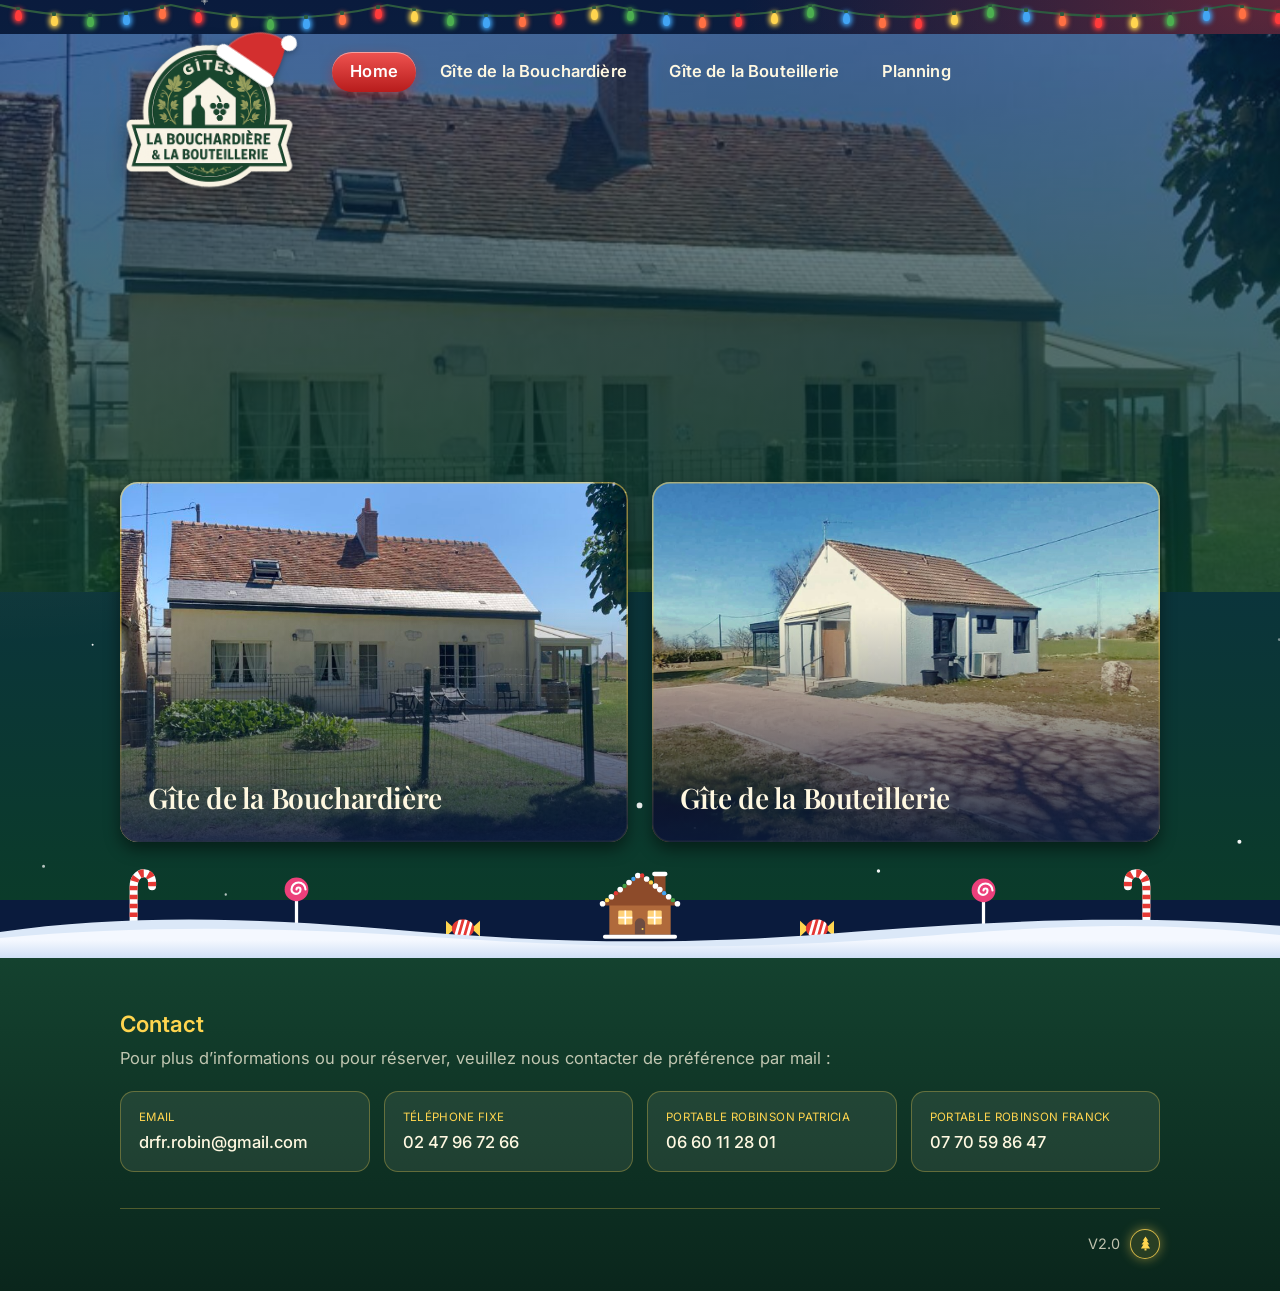
<file: index.html>
<!DOCTYPE html>
<html lang="fr"><head><meta charset="utf-8"><meta name="viewport" content="width=device-width,initial-scale=1">
<title>Gîte Robinson – Un gîte pour des vacances</title><meta name="description" content="Gîte Robinson – Un gîte pour des vacances">
<link rel="preconnect" href="https://fonts.googleapis.com"><link rel="preconnect" href="https://fonts.gstatic.com" crossorigin>
<link href="https://fonts.googleapis.com/css2?family=Barlow+Condensed:wght@600;700&family=Barlow:wght@400;500;600&display=swap" rel="stylesheet">
<link rel="stylesheet" href="assets/style.css"><link rel="stylesheet" href="assets/noel.css"><script>!function(){var n=new Date,v;try{v=localStorage.getItem("gite-theme")}catch(e){}if(!v){var m=document.cookie.match(/(?:^|; )gite-theme=([^;]+)/);v=m&&m[1]}if(v==="noel"||(v!=="off-"+n.getFullYear()&&n.getMonth()==11&&n.getDate()<27))document.documentElement.classList.add("noel")}()</script></head><body class="home">
<nav class="nav" aria-label="Navigation principale"><div class="wrap"><a class="brand" href="index.html" aria-label="Accueil"><img src="assets/logo-contour.png" alt="Gîtes La Bouchardière &amp; La Bouteillerie"></a><button class="burger" type="button" aria-label="Menu" aria-expanded="false" aria-controls="menu"><span></span><span></span><span></span></button><div class="links" id="menu"><a href="index.html" aria-current="page">Home</a><a href="bouchardiere.html">Gîte de la Bouchardière</a><a href="bouteillerie.html">Gîte de la Bouteillerie</a><a href="planning.html">Planning</a></div></div></nav>

<header class="home-hero" role="img" aria-label="Gîte de la Bouchardière"></header>
<main class="wrap"><div class="cards">
<a class="card" href="bouchardiere.html" style="background-image:url(assets/bouchardiere.jpg)"><span>Gîte de la Bouchardière</span></a>
<a class="card" href="bouteillerie.html" style="background-image:url(assets/bouteillerie.jpg)"><span>Gîte de la Bouteillerie</span></a>
</div></main><footer><div class="wrap"><h3>Contact</h3>
<p>Pour plus d’informations ou pour réserver, veuillez nous contacter de préférence par mail :</p>
<ul class="contact">
<li><small>Email</small><a href="mailto:drfr.robin@gmail.com">drfr.robin@gmail.com</a></li>
<li><small>Téléphone fixe</small><a href="tel:0247967266">02 47 96 72 66</a></li>
<li><small>Portable Robinson Patricia</small><a href="tel:0660112801">06 60 11 28 01</a></li>
<li><small>Portable Robinson Franck</small><a href="tel:0770598647">07 70 59 86 47</a></li>
</ul>
<div class="legal"><span>V2.0</span><button class="noel-btn" type="button" aria-pressed="false" aria-label="Activer le thème de Noël" title="Activer le thème de Noël"><svg viewBox="0 0 24 24" fill="currentColor" aria-hidden="true"><path d="M12 2l4 6h-2.2l3.7 5.5h-2.6L18.5 19h-13l3.6-5.5H6.5L10.2 8H8z"/><rect x="10.6" y="19" width="2.8" height="3" rx=".5"/></svg></button></div></div></footer><script src="assets/main.js" defer></script><script src="assets/noel.js" defer></script></body></html>
</file>
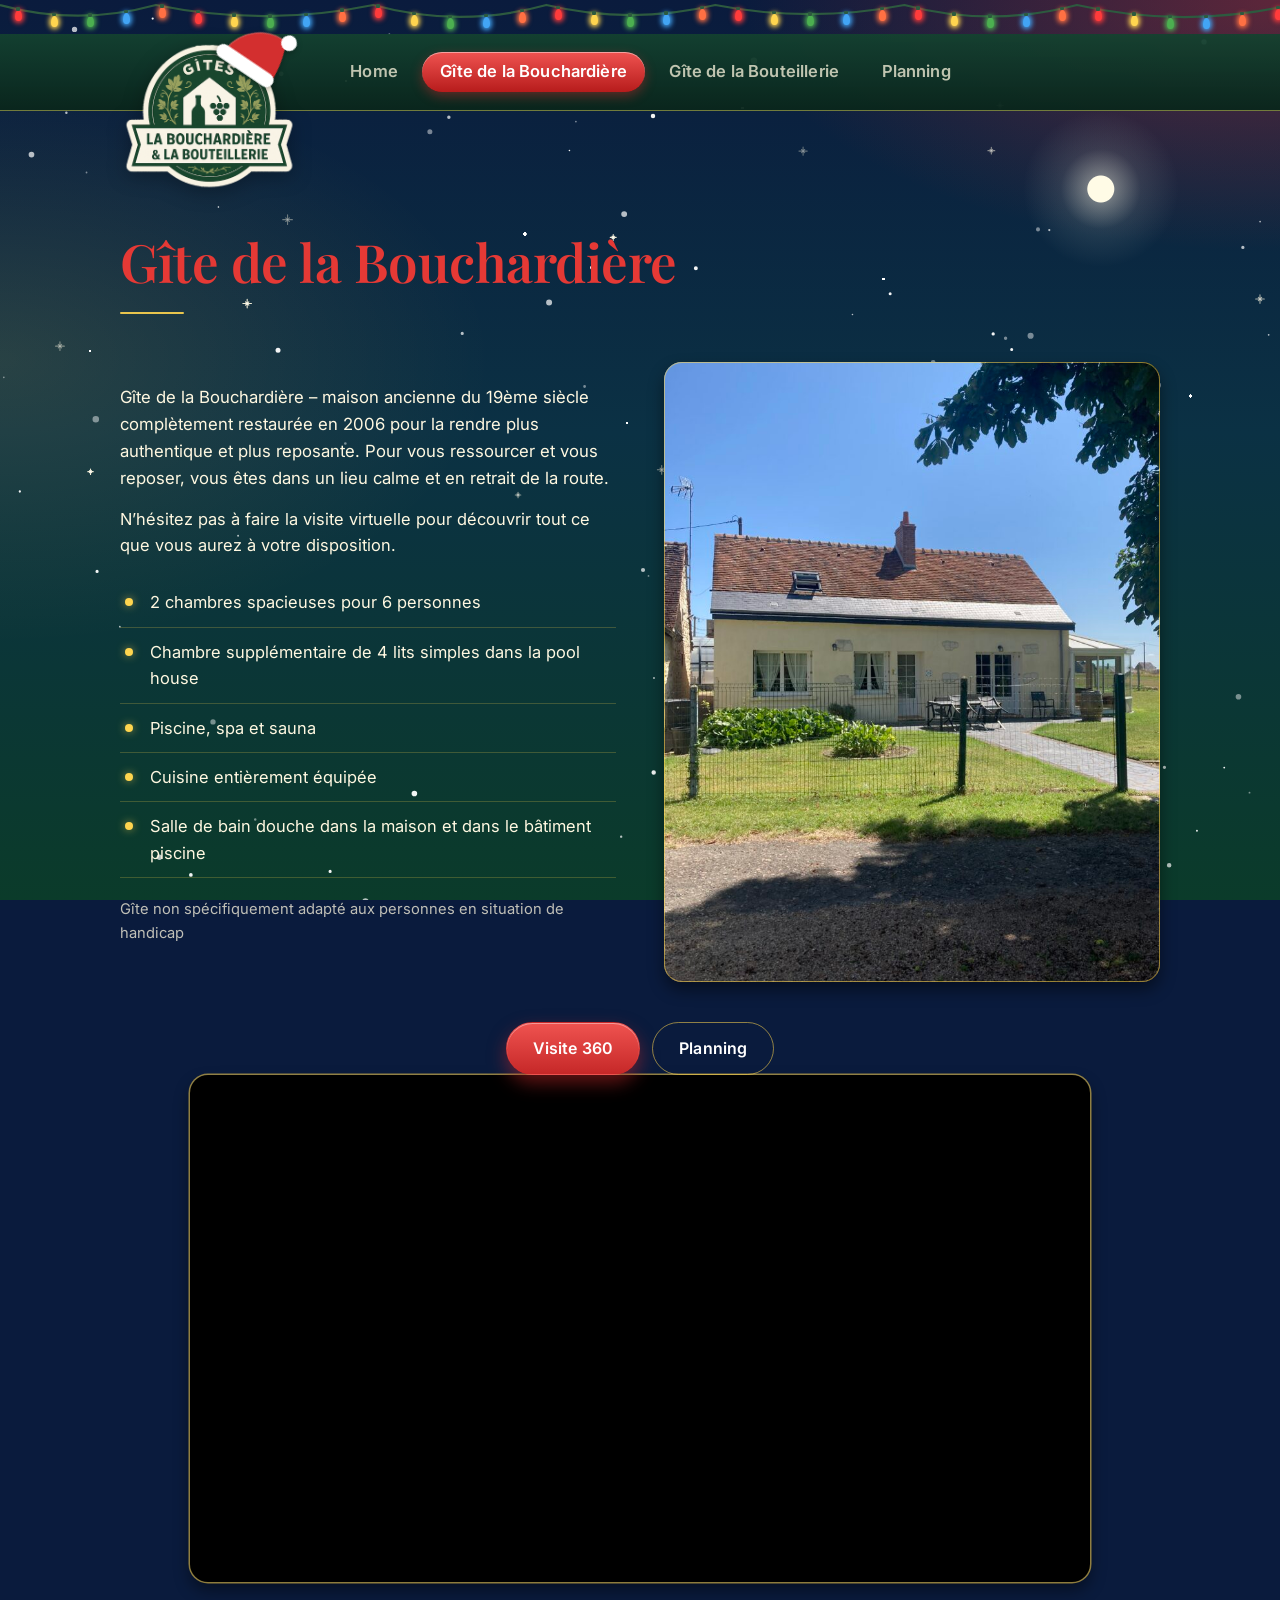
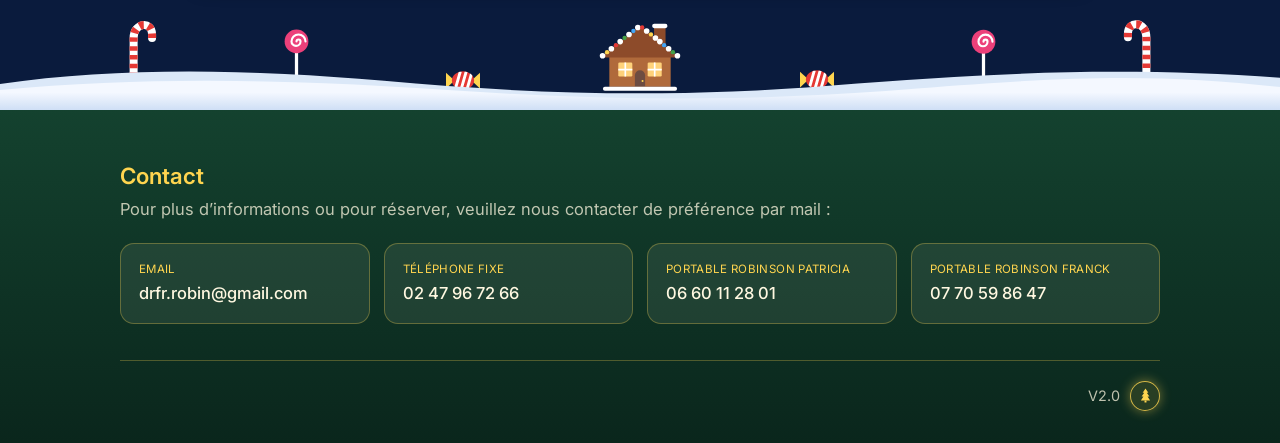
<file: bouchardiere.html>
<!DOCTYPE html>
<html lang="fr"><head><meta charset="utf-8"><meta name="viewport" content="width=device-width,initial-scale=1">
<title>Gîte de la Bouchardière</title><meta name="description" content="Gîte Robinson – Un gîte pour des vacances">
<link rel="preconnect" href="https://fonts.googleapis.com"><link rel="preconnect" href="https://fonts.gstatic.com" crossorigin>
<link href="https://fonts.googleapis.com/css2?family=Barlow+Condensed:wght@600;700&family=Barlow:wght@400;500;600&display=swap" rel="stylesheet">
<link rel="stylesheet" href="assets/style.css"><link rel="stylesheet" href="assets/noel.css"><script>!function(){var n=new Date,v;try{v=localStorage.getItem("gite-theme")}catch(e){}if(!v){var m=document.cookie.match(/(?:^|; )gite-theme=([^;]+)/);v=m&&m[1]}if(v==="noel"||(v!=="off-"+n.getFullYear()&&n.getMonth()==11&&n.getDate()<27))document.documentElement.classList.add("noel")}()</script></head><body>
<nav class="nav" aria-label="Navigation principale"><div class="wrap"><a class="brand" href="index.html" aria-label="Accueil"><img src="assets/logo-contour.png" alt="Gîtes La Bouchardière &amp; La Bouteillerie"></a><button class="burger" type="button" aria-label="Menu" aria-expanded="false" aria-controls="menu"><span></span><span></span><span></span></button><div class="links" id="menu"><a href="index.html">Home</a><a href="bouchardiere.html" aria-current="page">Gîte de la Bouchardière</a><a href="bouteillerie.html">Gîte de la Bouteillerie</a><a href="planning.html">Planning</a></div></div></nav>
<header class="title"><div class="wrap"><h1>Gîte de la Bouchardière</h1><hr></div></header>
<main class="wrap"><section class="gite tall rev"><div class="photo"><img src="assets/bouchardiere.jpg" alt="Gîte de la Bouchardière"></div>
<div class="text"><p class="lead">Gîte de la Bouchardière – maison ancienne du 19ème siècle complètement restaurée en 2006 pour la rendre plus authentique et plus reposante. Pour vous ressourcer et vous reposer, vous êtes dans un lieu calme et en retrait de la route.</p>
<p>N’hésitez pas à faire la visite virtuelle pour découvrir tout ce que vous aurez à votre disposition.</p>
<ul class="features"><li>2 chambres spacieuses pour 6 personnes</li><li>Chambre supplémentaire de 4 lits simples dans la pool house</li><li>Piscine, spa et sauna</li><li>Cuisine entièrement équipée</li><li>Salle de bain douche dans la maison et dans le bâtiment piscine</li></ul>
<p class="note">Gîte non spécifiquement adapté aux personnes en situation de handicap</p></div></section>
<div class="actions"><a class="btn primary" href="https://visite360gite.fr/v1/Bou/">Visite 360</a><a class="btn" href="planning-bouchardiere.html">Planning</a></div>
<div class="video"><iframe src="https://www.youtube-nocookie.com/embed/SOE2vzwjdvA" title="Vidéo du gîte de la Bouchardière" loading="lazy" allow="accelerometer; autoplay; clipboard-write; encrypted-media; gyroscope; picture-in-picture; web-share" referrerpolicy="strict-origin-when-cross-origin" allowfullscreen></iframe></div></main><footer><div class="wrap"><h3>Contact</h3>
<p>Pour plus d’informations ou pour réserver, veuillez nous contacter de préférence par mail :</p>
<ul class="contact">
<li><small>Email</small><a href="mailto:drfr.robin@gmail.com">drfr.robin@gmail.com</a></li>
<li><small>Téléphone fixe</small><a href="tel:0247967266">02 47 96 72 66</a></li>
<li><small>Portable Robinson Patricia</small><a href="tel:0660112801">06 60 11 28 01</a></li>
<li><small>Portable Robinson Franck</small><a href="tel:0770598647">07 70 59 86 47</a></li>
</ul>
<div class="legal"><span>V2.0</span><button class="noel-btn" type="button" aria-pressed="false" aria-label="Activer le thème de Noël" title="Activer le thème de Noël"><svg viewBox="0 0 24 24" fill="currentColor" aria-hidden="true"><path d="M12 2l4 6h-2.2l3.7 5.5h-2.6L18.5 19h-13l3.6-5.5H6.5L10.2 8H8z"/><rect x="10.6" y="19" width="2.8" height="3" rx=".5"/></svg></button></div></div></footer><script src="assets/main.js" defer></script><script src="assets/noel.js" defer></script></body></html>
</file>
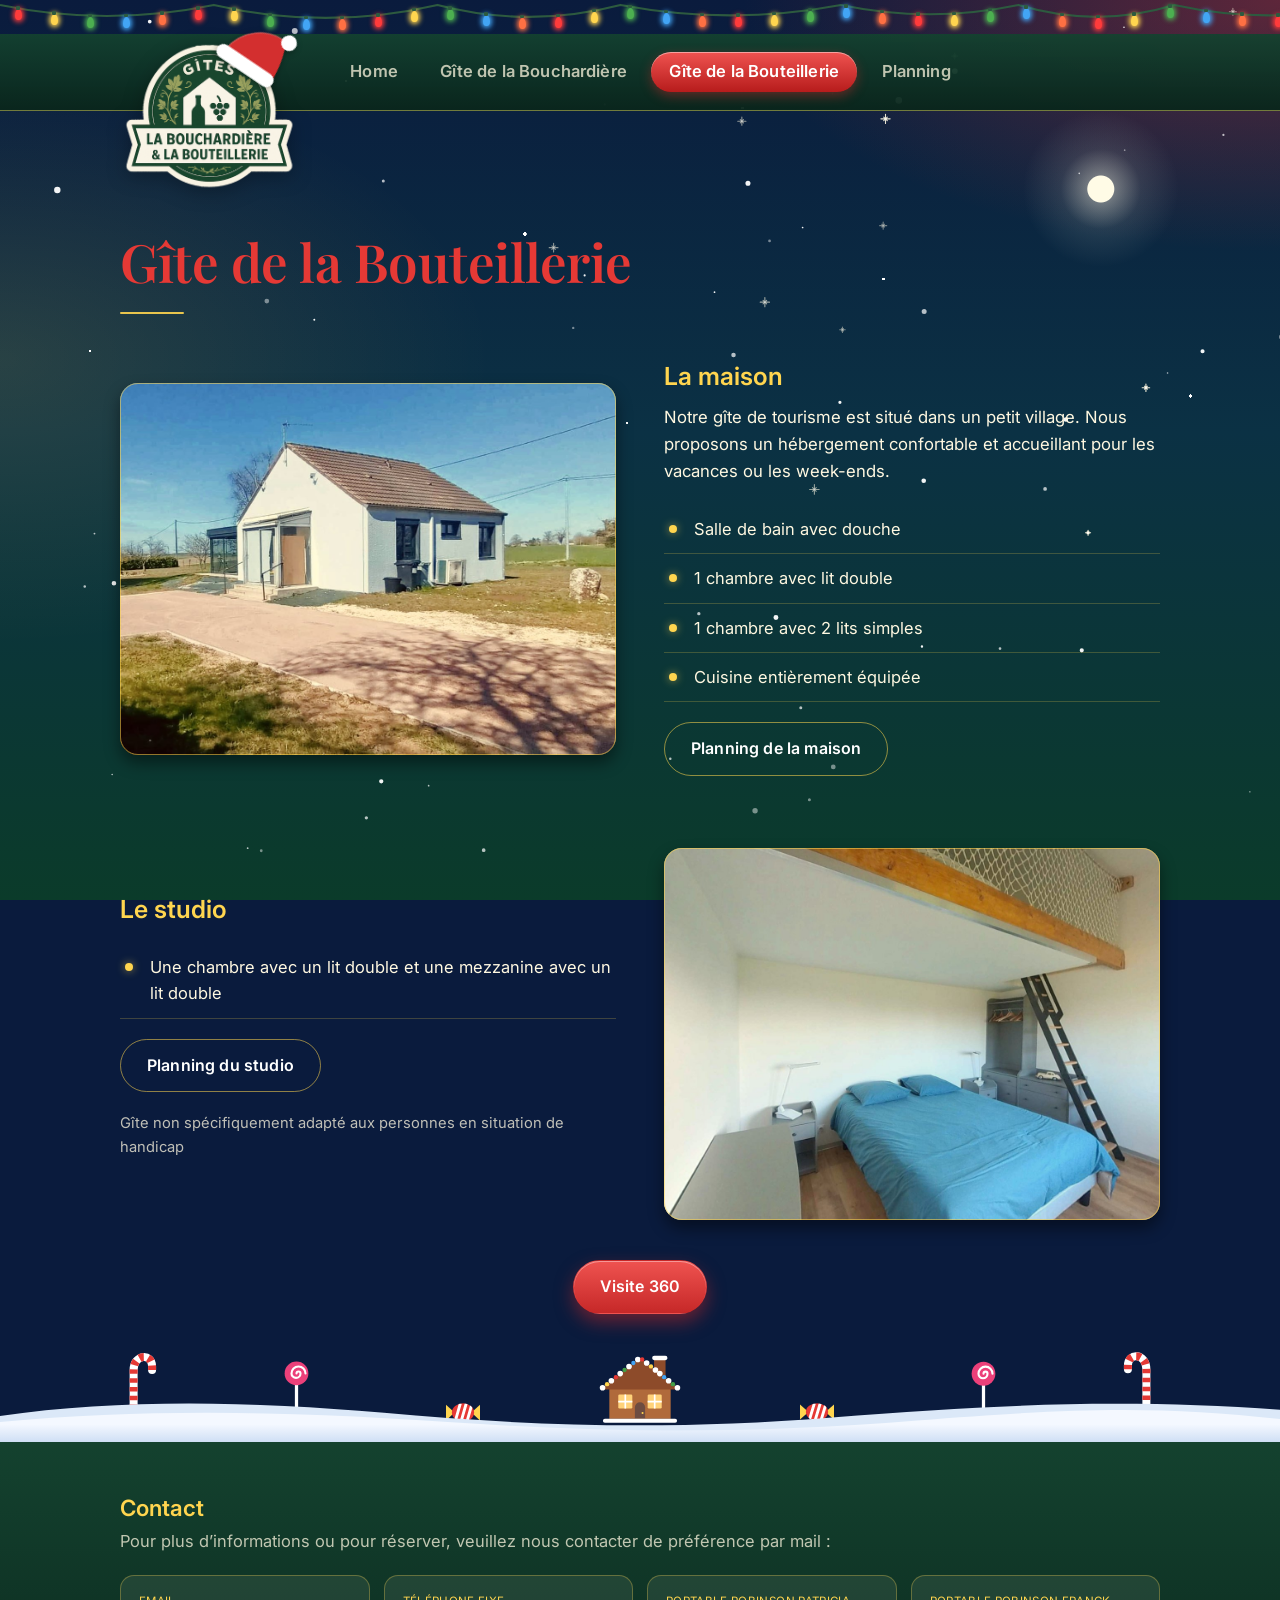
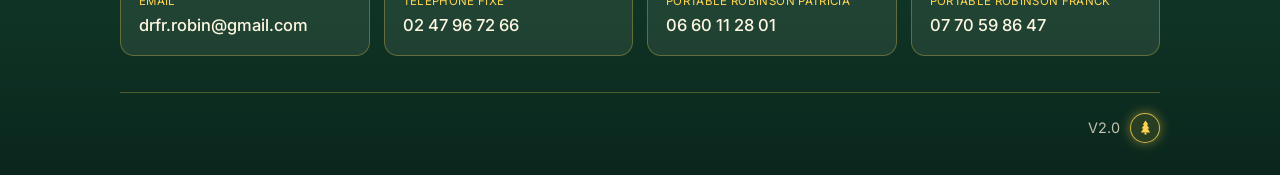
<file: bouteillerie.html>
<!DOCTYPE html>
<html lang="fr"><head><meta charset="utf-8"><meta name="viewport" content="width=device-width,initial-scale=1">
<title>Gîte de la Bouteillerie</title><meta name="description" content="Gîte Robinson – Un gîte pour des vacances">
<link rel="preconnect" href="https://fonts.googleapis.com"><link rel="preconnect" href="https://fonts.gstatic.com" crossorigin>
<link href="https://fonts.googleapis.com/css2?family=Barlow+Condensed:wght@600;700&family=Barlow:wght@400;500;600&display=swap" rel="stylesheet">
<link rel="stylesheet" href="assets/style.css"><link rel="stylesheet" href="assets/noel.css"><script>!function(){var n=new Date,v;try{v=localStorage.getItem("gite-theme")}catch(e){}if(!v){var m=document.cookie.match(/(?:^|; )gite-theme=([^;]+)/);v=m&&m[1]}if(v==="noel"||(v!=="off-"+n.getFullYear()&&n.getMonth()==11&&n.getDate()<27))document.documentElement.classList.add("noel")}()</script></head><body>
<nav class="nav" aria-label="Navigation principale"><div class="wrap"><a class="brand" href="index.html" aria-label="Accueil"><img src="assets/logo-contour.png" alt="Gîtes La Bouchardière &amp; La Bouteillerie"></a><button class="burger" type="button" aria-label="Menu" aria-expanded="false" aria-controls="menu"><span></span><span></span><span></span></button><div class="links" id="menu"><a href="index.html">Home</a><a href="bouchardiere.html">Gîte de la Bouchardière</a><a href="bouteillerie.html" aria-current="page">Gîte de la Bouteillerie</a><a href="planning.html">Planning</a></div></div></nav>
<header class="title"><div class="wrap"><h1>Gîte de la Bouteillerie</h1><hr></div></header>
<main class="wrap">
<section class="gite">
<div class="photo"><img src="assets/bouteillerie.jpg" alt="La maison de la Bouteillerie"></div>
<div class="text"><h2 class="sec">La maison</h2><p class="lead">Notre gîte de tourisme est situé dans un petit village. Nous proposons un hébergement confortable et accueillant pour les vacances ou les week-ends.</p>
<ul class="features"><li>Salle de bain avec douche</li><li>1 chambre avec lit double</li><li>1 chambre avec 2 lits simples</li><li>Cuisine entièrement équipée</li></ul>
<div class="actions left"><a class="btn" href="planning-bouteillerie.html#maison">Planning de la maison</a></div></div>
</section>
<section class="gite rev">
<div class="photo"><img src="assets/studio.jpg" alt="Le studio de la Bouteillerie"></div>
<div class="text"><h2 class="sec">Le studio</h2>
<ul class="features"><li>Une chambre avec un lit double et une mezzanine avec un lit double</li></ul>
<div class="actions left"><a class="btn" href="planning-bouteillerie.html#studio">Planning du studio</a></div>
<p class="note">Gîte non spécifiquement adapté aux personnes en situation de handicap</p></div>
</section>
<div class="actions"><a class="btn primary" href="https://visite360gite.fr/v1/Bouteillerie/">Visite 360</a></div></main><footer><div class="wrap"><h3>Contact</h3>
<p>Pour plus d’informations ou pour réserver, veuillez nous contacter de préférence par mail :</p>
<ul class="contact">
<li><small>Email</small><a href="mailto:drfr.robin@gmail.com">drfr.robin@gmail.com</a></li>
<li><small>Téléphone fixe</small><a href="tel:0247967266">02 47 96 72 66</a></li>
<li><small>Portable Robinson Patricia</small><a href="tel:0660112801">06 60 11 28 01</a></li>
<li><small>Portable Robinson Franck</small><a href="tel:0770598647">07 70 59 86 47</a></li>
</ul>
<div class="legal"><span>V2.0</span><button class="noel-btn" type="button" aria-pressed="false" aria-label="Activer le thème de Noël" title="Activer le thème de Noël"><svg viewBox="0 0 24 24" fill="currentColor" aria-hidden="true"><path d="M12 2l4 6h-2.2l3.7 5.5h-2.6L18.5 19h-13l3.6-5.5H6.5L10.2 8H8z"/><rect x="10.6" y="19" width="2.8" height="3" rx=".5"/></svg></button></div></div></footer><script src="assets/main.js" defer></script><script src="assets/noel.js" defer></script></body></html>
</file>
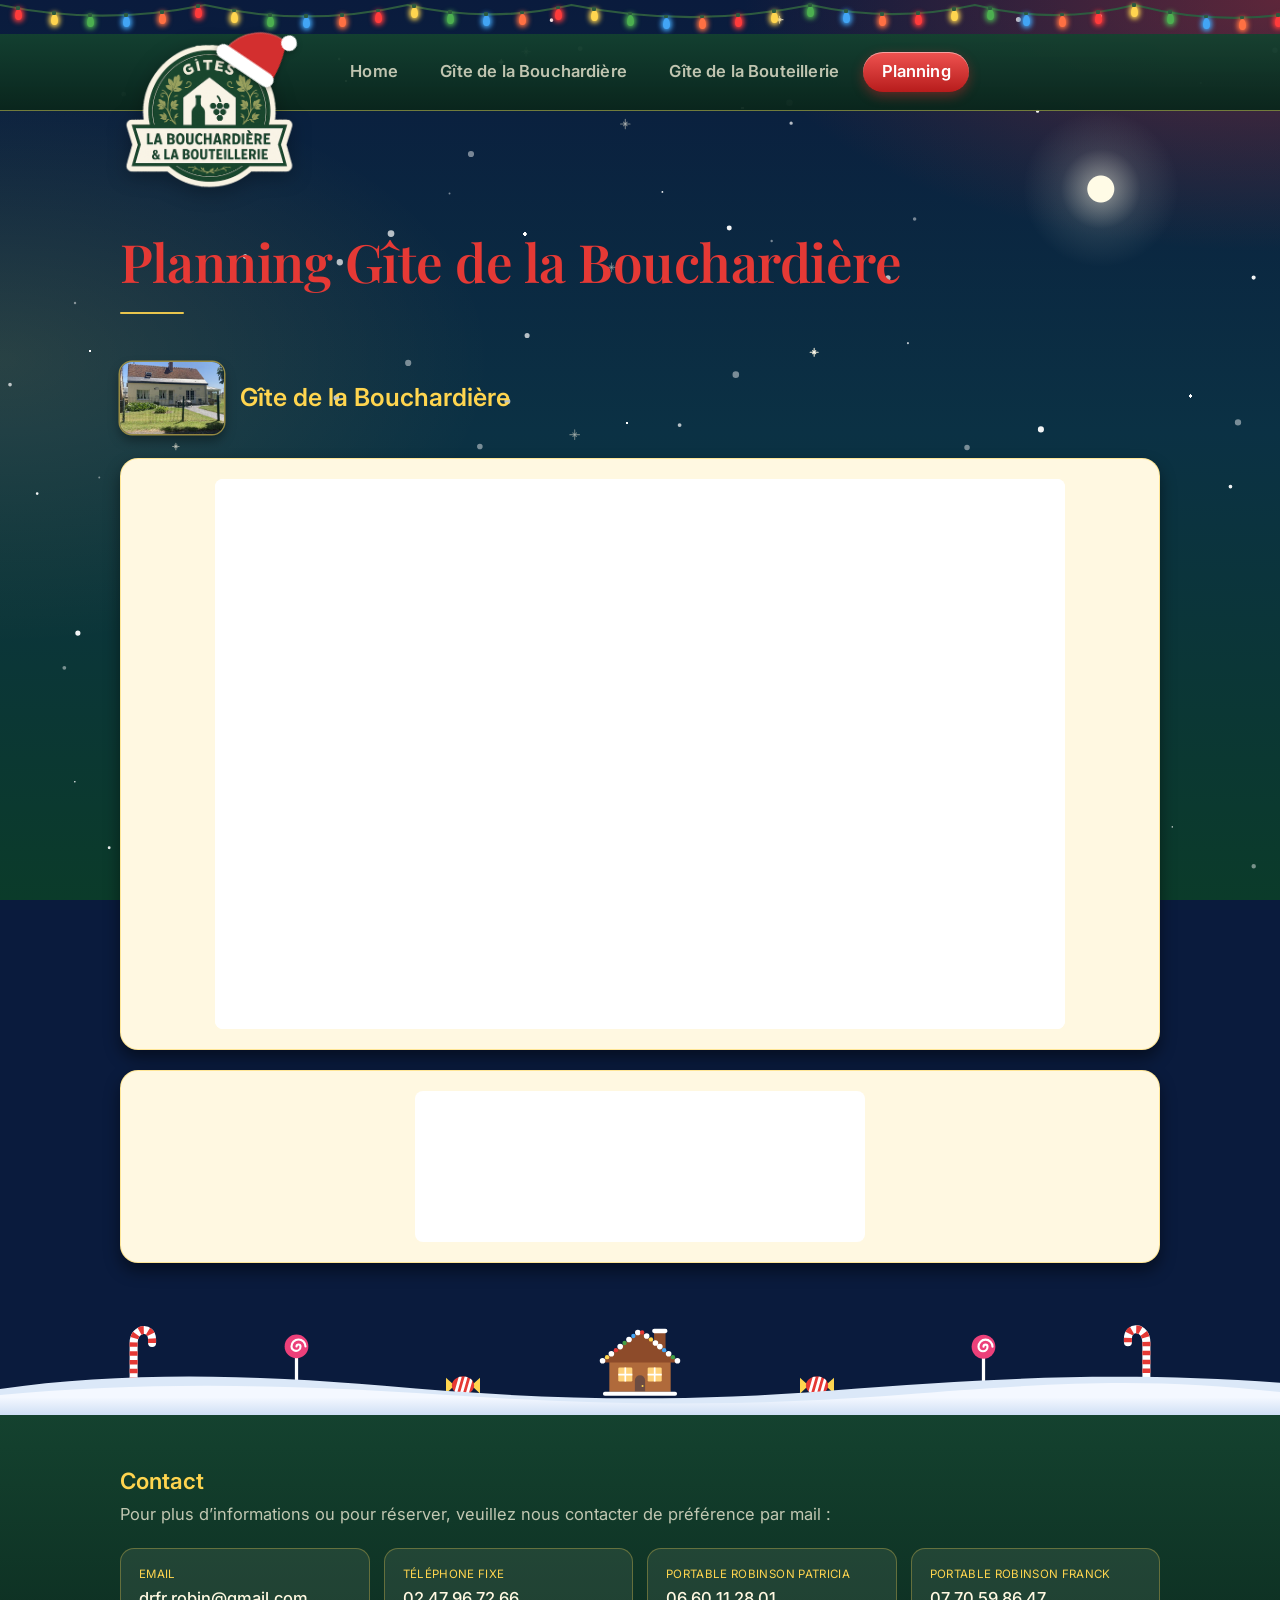
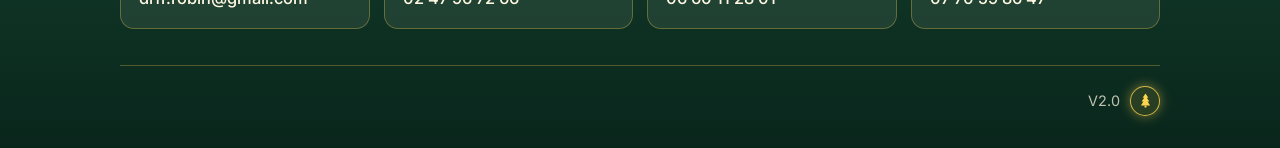
<file: planning-bouchardiere.html>
<!DOCTYPE html>
<html lang="fr"><head><meta charset="utf-8"><meta name="viewport" content="width=device-width,initial-scale=1">
<title>Planning Gîte de la Bouchardière</title><meta name="description" content="Gîte Robinson – Un gîte pour des vacances">
<link rel="preconnect" href="https://fonts.googleapis.com"><link rel="preconnect" href="https://fonts.gstatic.com" crossorigin>
<link href="https://fonts.googleapis.com/css2?family=Barlow+Condensed:wght@600;700&family=Barlow:wght@400;500;600&display=swap" rel="stylesheet">
<link rel="stylesheet" href="assets/style.css"><link rel="stylesheet" href="assets/noel.css"><script>!function(){var n=new Date,v;try{v=localStorage.getItem("gite-theme")}catch(e){}if(!v){var m=document.cookie.match(/(?:^|; )gite-theme=([^;]+)/);v=m&&m[1]}if(v==="noel"||(v!=="off-"+n.getFullYear()&&n.getMonth()==11&&n.getDate()<27))document.documentElement.classList.add("noel")}()</script></head><body>
<nav class="nav" aria-label="Navigation principale"><div class="wrap"><a class="brand" href="index.html" aria-label="Accueil"><img src="assets/logo-contour.png" alt="Gîtes La Bouchardière &amp; La Bouteillerie"></a><button class="burger" type="button" aria-label="Menu" aria-expanded="false" aria-controls="menu"><span></span><span></span><span></span></button><div class="links" id="menu"><a href="index.html">Home</a><a href="bouchardiere.html">Gîte de la Bouchardière</a><a href="bouteillerie.html">Gîte de la Bouteillerie</a><a href="planning.html" aria-current="page">Planning</a></div></div></nav>
<header class="title"><div class="wrap"><h1>Planning Gîte de la Bouchardière</h1><hr></div></header><main class="wrap"><div class="plan-head"><img src="assets/thumb-bouchardiere.jpg" alt="Gîte de la Bouchardière"><h2 class="sec">Gîte de la Bouchardière</h2></div><div class="plan"><iframe src="https://www.planning-planning.com/IFR-Planning-FR-twybpr.htm" width="850" height="550" scrolling="no" loading="lazy" title="Planning"></iframe></div><div class="plan"><iframe src="https://www.planning-planning.com/IFR-Planning-FR-twybpr-Tarifs.htm" width="450" height="151" scrolling="no" loading="lazy" title="Planning"></iframe></div></main><footer><div class="wrap"><h3>Contact</h3>
<p>Pour plus d’informations ou pour réserver, veuillez nous contacter de préférence par mail :</p>
<ul class="contact">
<li><small>Email</small><a href="mailto:drfr.robin@gmail.com">drfr.robin@gmail.com</a></li>
<li><small>Téléphone fixe</small><a href="tel:0247967266">02 47 96 72 66</a></li>
<li><small>Portable Robinson Patricia</small><a href="tel:0660112801">06 60 11 28 01</a></li>
<li><small>Portable Robinson Franck</small><a href="tel:0770598647">07 70 59 86 47</a></li>
</ul>
<div class="legal"><span>V2.0</span><button class="noel-btn" type="button" aria-pressed="false" aria-label="Activer le thème de Noël" title="Activer le thème de Noël"><svg viewBox="0 0 24 24" fill="currentColor" aria-hidden="true"><path d="M12 2l4 6h-2.2l3.7 5.5h-2.6L18.5 19h-13l3.6-5.5H6.5L10.2 8H8z"/><rect x="10.6" y="19" width="2.8" height="3" rx=".5"/></svg></button></div></div></footer><script src="assets/main.js" defer></script><script src="assets/noel.js" defer></script></body></html>
</file>
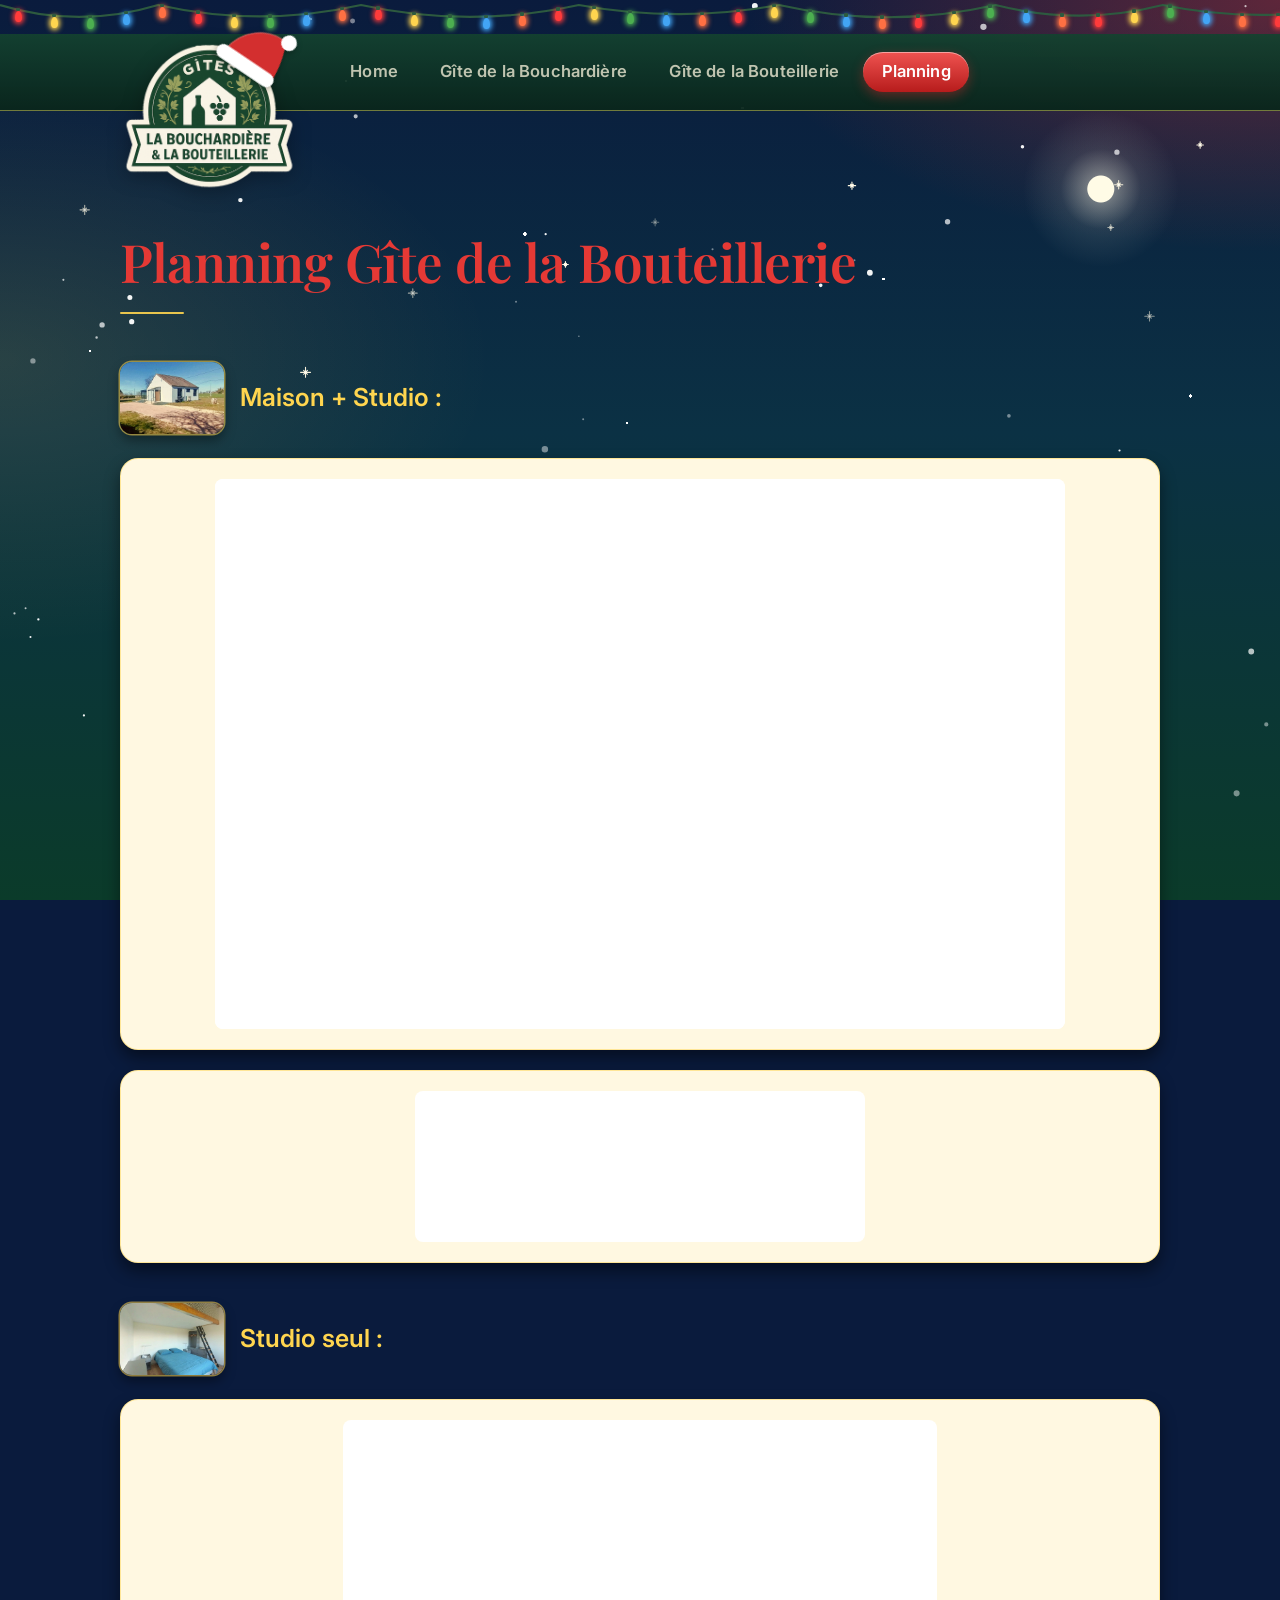
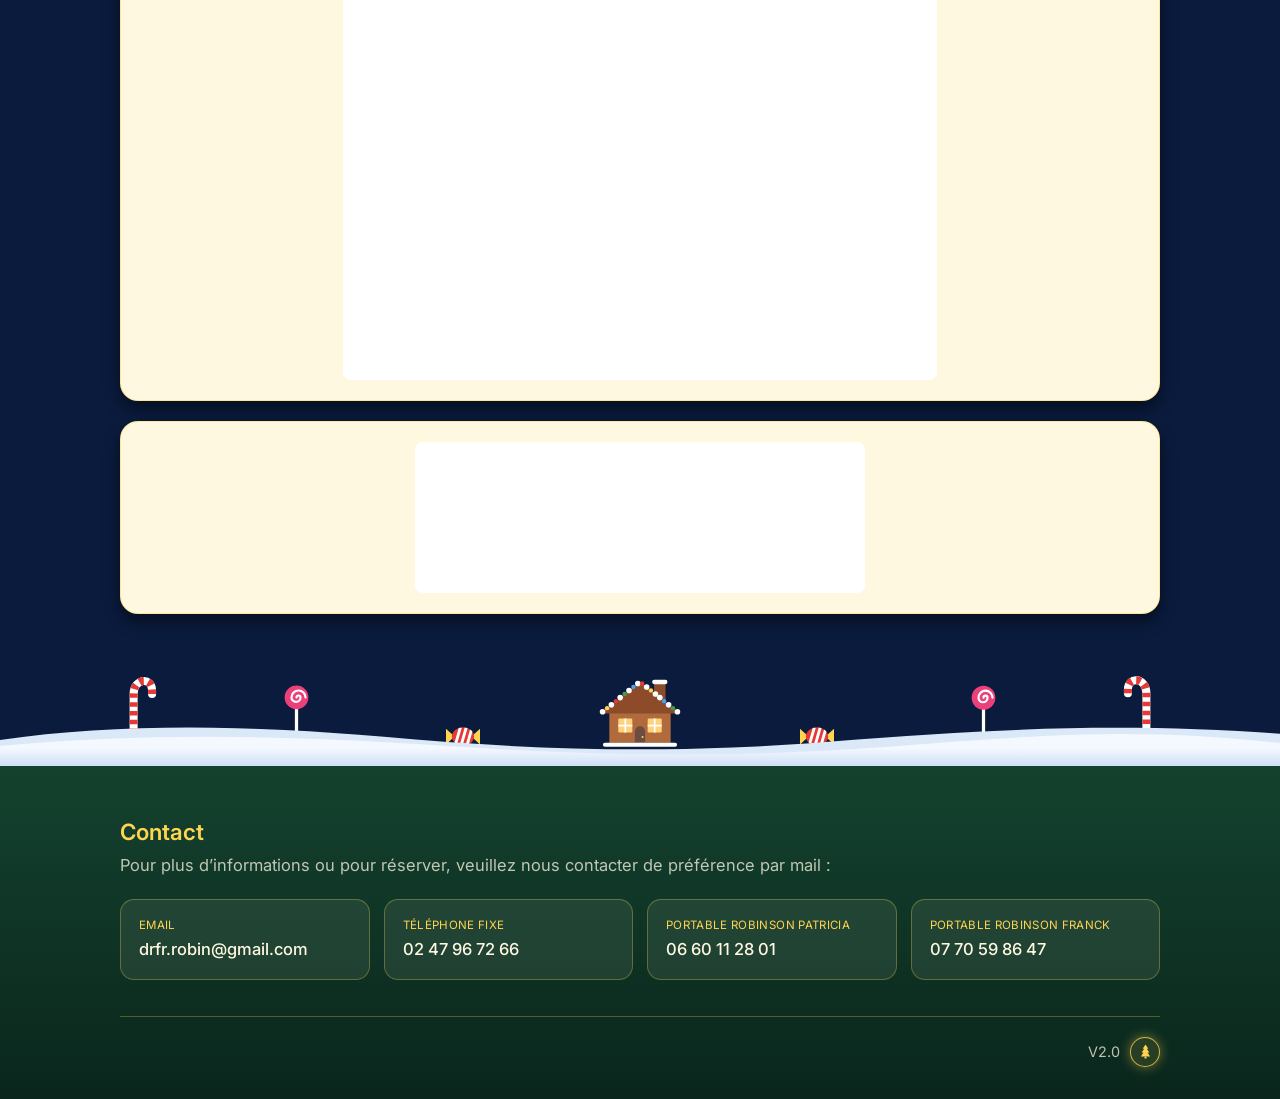
<file: planning-bouteillerie.html>
<!DOCTYPE html>
<html lang="fr"><head><meta charset="utf-8"><meta name="viewport" content="width=device-width,initial-scale=1">
<title>Planning Gîte de la Bouteillerie</title><meta name="description" content="Gîte Robinson – Un gîte pour des vacances">
<link rel="preconnect" href="https://fonts.googleapis.com"><link rel="preconnect" href="https://fonts.gstatic.com" crossorigin>
<link href="https://fonts.googleapis.com/css2?family=Barlow+Condensed:wght@600;700&family=Barlow:wght@400;500;600&display=swap" rel="stylesheet">
<link rel="stylesheet" href="assets/style.css"><link rel="stylesheet" href="assets/noel.css"><script>!function(){var n=new Date,v;try{v=localStorage.getItem("gite-theme")}catch(e){}if(!v){var m=document.cookie.match(/(?:^|; )gite-theme=([^;]+)/);v=m&&m[1]}if(v==="noel"||(v!=="off-"+n.getFullYear()&&n.getMonth()==11&&n.getDate()<27))document.documentElement.classList.add("noel")}()</script></head><body>
<nav class="nav" aria-label="Navigation principale"><div class="wrap"><a class="brand" href="index.html" aria-label="Accueil"><img src="assets/logo-contour.png" alt="Gîtes La Bouchardière &amp; La Bouteillerie"></a><button class="burger" type="button" aria-label="Menu" aria-expanded="false" aria-controls="menu"><span></span><span></span><span></span></button><div class="links" id="menu"><a href="index.html">Home</a><a href="bouchardiere.html">Gîte de la Bouchardière</a><a href="bouteillerie.html">Gîte de la Bouteillerie</a><a href="planning.html" aria-current="page">Planning</a></div></div></nav>
<header class="title"><div class="wrap"><h1>Planning Gîte de la Bouteillerie</h1><hr></div></header><main class="wrap"><div class="plan-head" id="maison"><img src="assets/thumb-bouteillerie.jpg" alt="Maison de la Bouteillerie"><h2 class="sec">Maison + Studio :</h2></div><div class="plan"><iframe src="https://www.planning-planning.com/IFR-Planning-FR-ynwjdm.htm" width="850" height="550" scrolling="no" loading="lazy" title="Planning"></iframe></div><div class="plan"><iframe src="https://www.planning-planning.com/IFR-Planning-FR-ynwjdm-Tarifs.htm" width="450" height="151" scrolling="no" loading="lazy" title="Planning"></iframe></div><div class="plan-head" id="studio"><img src="assets/thumb-studio.jpg" alt="Studio de la Bouteillerie"><h2 class="sec">Studio seul :</h2></div><div class="plan"><iframe src="https://www.planning-planning.com/IFR-Planning-FR-qcxkkb.htm" width="594" height="560" scrolling="no" loading="lazy" title="Planning"></iframe></div><div class="plan"><iframe src="https://www.planning-planning.com/IFR-Planning-FR-qcxkkb-Tarifs.htm" width="450" height="151" scrolling="no" loading="lazy" title="Planning"></iframe></div></main><footer><div class="wrap"><h3>Contact</h3>
<p>Pour plus d’informations ou pour réserver, veuillez nous contacter de préférence par mail :</p>
<ul class="contact">
<li><small>Email</small><a href="mailto:drfr.robin@gmail.com">drfr.robin@gmail.com</a></li>
<li><small>Téléphone fixe</small><a href="tel:0247967266">02 47 96 72 66</a></li>
<li><small>Portable Robinson Patricia</small><a href="tel:0660112801">06 60 11 28 01</a></li>
<li><small>Portable Robinson Franck</small><a href="tel:0770598647">07 70 59 86 47</a></li>
</ul>
<div class="legal"><span>V2.0</span><button class="noel-btn" type="button" aria-pressed="false" aria-label="Activer le thème de Noël" title="Activer le thème de Noël"><svg viewBox="0 0 24 24" fill="currentColor" aria-hidden="true"><path d="M12 2l4 6h-2.2l3.7 5.5h-2.6L18.5 19h-13l3.6-5.5H6.5L10.2 8H8z"/><rect x="10.6" y="19" width="2.8" height="3" rx=".5"/></svg></button></div></div></footer><script src="assets/main.js" defer></script><script src="assets/noel.js" defer></script></body></html>
</file>
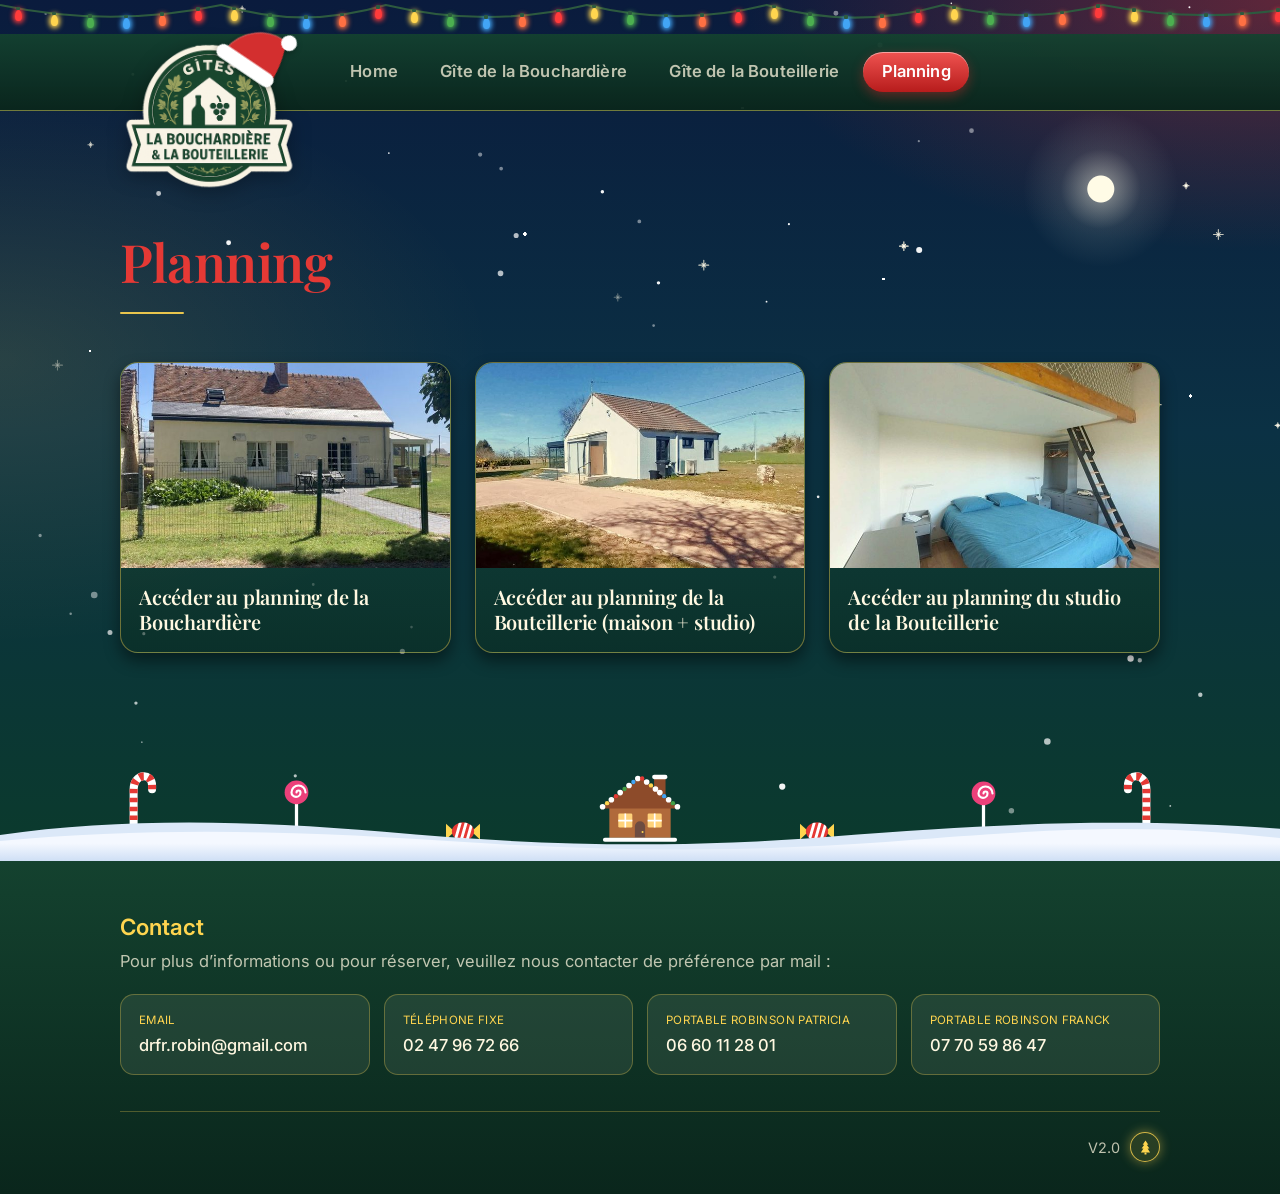
<file: planning.html>
<!DOCTYPE html>
<html lang="fr"><head><meta charset="utf-8"><meta name="viewport" content="width=device-width,initial-scale=1">
<title>Planning</title><meta name="description" content="Gîte Robinson – Un gîte pour des vacances">
<link rel="preconnect" href="https://fonts.googleapis.com"><link rel="preconnect" href="https://fonts.gstatic.com" crossorigin>
<link href="https://fonts.googleapis.com/css2?family=Barlow+Condensed:wght@600;700&family=Barlow:wght@400;500;600&display=swap" rel="stylesheet">
<link rel="stylesheet" href="assets/style.css"><link rel="stylesheet" href="assets/noel.css"><script>!function(){var n=new Date,v;try{v=localStorage.getItem("gite-theme")}catch(e){}if(!v){var m=document.cookie.match(/(?:^|; )gite-theme=([^;]+)/);v=m&&m[1]}if(v==="noel"||(v!=="off-"+n.getFullYear()&&n.getMonth()==11&&n.getDate()<27))document.documentElement.classList.add("noel")}()</script></head><body>
<nav class="nav" aria-label="Navigation principale"><div class="wrap"><a class="brand" href="index.html" aria-label="Accueil"><img src="assets/logo-contour.png" alt="Gîtes La Bouchardière &amp; La Bouteillerie"></a><button class="burger" type="button" aria-label="Menu" aria-expanded="false" aria-controls="menu"><span></span><span></span><span></span></button><div class="links" id="menu"><a href="index.html">Home</a><a href="bouchardiere.html">Gîte de la Bouchardière</a><a href="bouteillerie.html">Gîte de la Bouteillerie</a><a href="planning.html" aria-current="page">Planning</a></div></div></nav>
<header class="title"><div class="wrap"><h1>Planning</h1><hr></div></header>
<main class="wrap"><div class="plancards">
<a class="pcard" href="planning-bouchardiere.html"><img src="assets/thumb-bouchardiere.jpg" alt="Gîte de la Bouchardière"><span>Accéder au planning de la Bouchardière</span></a>
<a class="pcard" href="planning-bouteillerie.html#maison"><img src="assets/thumb-bouteillerie.jpg" alt="Maison de la Bouteillerie"><span>Accéder au planning de la Bouteillerie (maison + studio)</span></a>
<a class="pcard" href="planning-bouteillerie.html#studio"><img src="assets/thumb-studio.jpg" alt="Studio de la Bouteillerie"><span>Accéder au planning du studio de la Bouteillerie</span></a>
</div></main><footer><div class="wrap"><h3>Contact</h3>
<p>Pour plus d’informations ou pour réserver, veuillez nous contacter de préférence par mail :</p>
<ul class="contact">
<li><small>Email</small><a href="mailto:drfr.robin@gmail.com">drfr.robin@gmail.com</a></li>
<li><small>Téléphone fixe</small><a href="tel:0247967266">02 47 96 72 66</a></li>
<li><small>Portable Robinson Patricia</small><a href="tel:0660112801">06 60 11 28 01</a></li>
<li><small>Portable Robinson Franck</small><a href="tel:0770598647">07 70 59 86 47</a></li>
</ul>
<div class="legal"><span>V2.0</span><button class="noel-btn" type="button" aria-pressed="false" aria-label="Activer le thème de Noël" title="Activer le thème de Noël"><svg viewBox="0 0 24 24" fill="currentColor" aria-hidden="true"><path d="M12 2l4 6h-2.2l3.7 5.5h-2.6L18.5 19h-13l3.6-5.5H6.5L10.2 8H8z"/><rect x="10.6" y="19" width="2.8" height="3" rx=".5"/></svg></button></div></div></footer><script src="assets/main.js" defer></script><script src="assets/noel.js" defer></script></body></html>
</file>
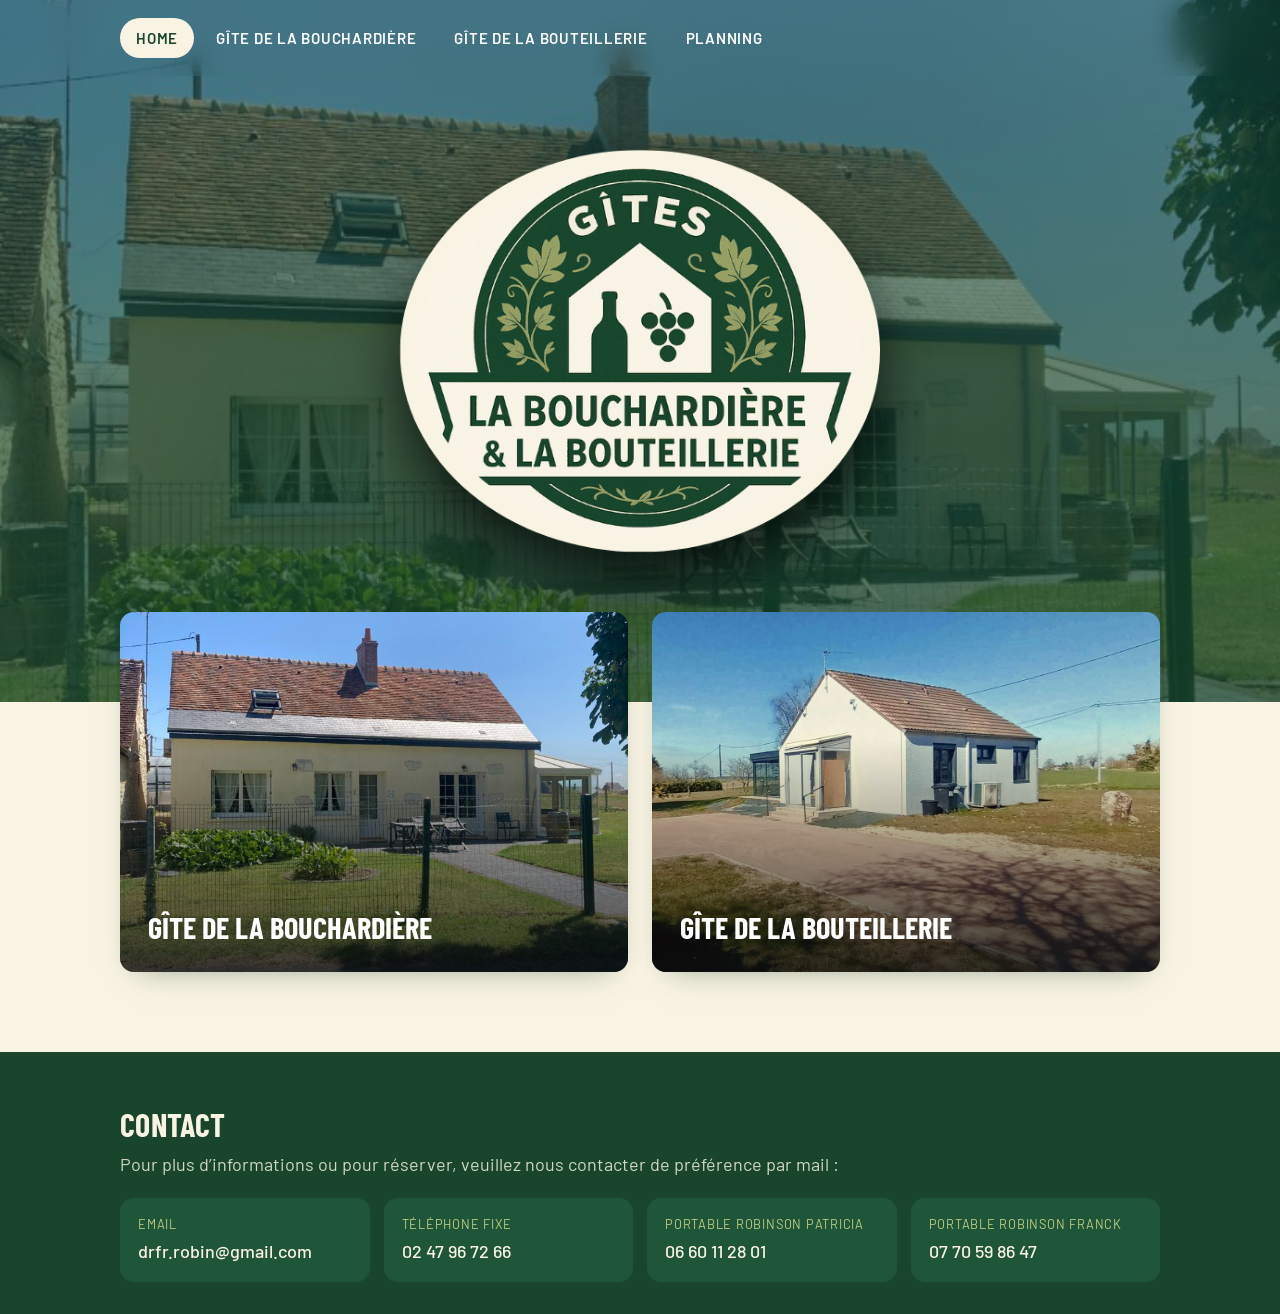
<file: designs/B-photo-plein.html>
<!DOCTYPE html>
<html lang="fr"><head><meta charset="utf-8"><meta name="viewport" content="width=device-width,initial-scale=1">
<title>Gîte Robinson – Un gîte pour des vacances</title><meta name="description" content="Gîte Robinson – Un gîte pour des vacances">
<link rel="preconnect" href="https://fonts.googleapis.com"><link rel="preconnect" href="https://fonts.gstatic.com" crossorigin>
<link href="https://fonts.googleapis.com/css2?family=Barlow+Condensed:wght@600;700&family=Barlow:wght@400;500;600&display=swap" rel="stylesheet">
<link rel="stylesheet" href="../assets/style.css"><link rel="stylesheet" href="B-photo-plein.css"></head><body>
<nav class="nav" aria-label="Navigation principale"><div class="wrap"><a href="index.html" aria-current="page">Home</a><a href="bouchardiere.html">Gîte de la Bouchardière</a><a href="bouteillerie.html">Gîte de la Bouteillerie</a><a href="planning.html">Planning</a></div></nav>

<header class="home-hero"><img src="../assets/logo.png" alt="Gîtes La Bouchardière &amp; La Bouteillerie"></header>
<main class="wrap"><div class="cards">
<a class="card" href="bouchardiere.html" style="background-image:url(../assets/bouchardiere.jpg)"><span>Gîte de la Bouchardière</span></a>
<a class="card" href="bouteillerie.html" style="background-image:url(../assets/bouteillerie.jpg)"><span>Gîte de la Bouteillerie</span></a>
</div></main><footer><div class="wrap"><h3>Contact</h3>
<p>Pour plus d’informations ou pour réserver, veuillez nous contacter de préférence par mail :</p>
<ul class="contact">
<li><small>Email</small><a href="mailto:drfr.robin@gmail.com">drfr.robin@gmail.com</a></li>
<li><small>Téléphone fixe</small><a href="tel:0247967266">02 47 96 72 66</a></li>
<li><small>Portable Robinson Patricia</small><a href="tel:0660112801">06 60 11 28 01</a></li>
<li><small>Portable Robinson Franck</small><a href="tel:0770598647">07 70 59 86 47</a></li>
</ul></div></footer></body></html>
</file>
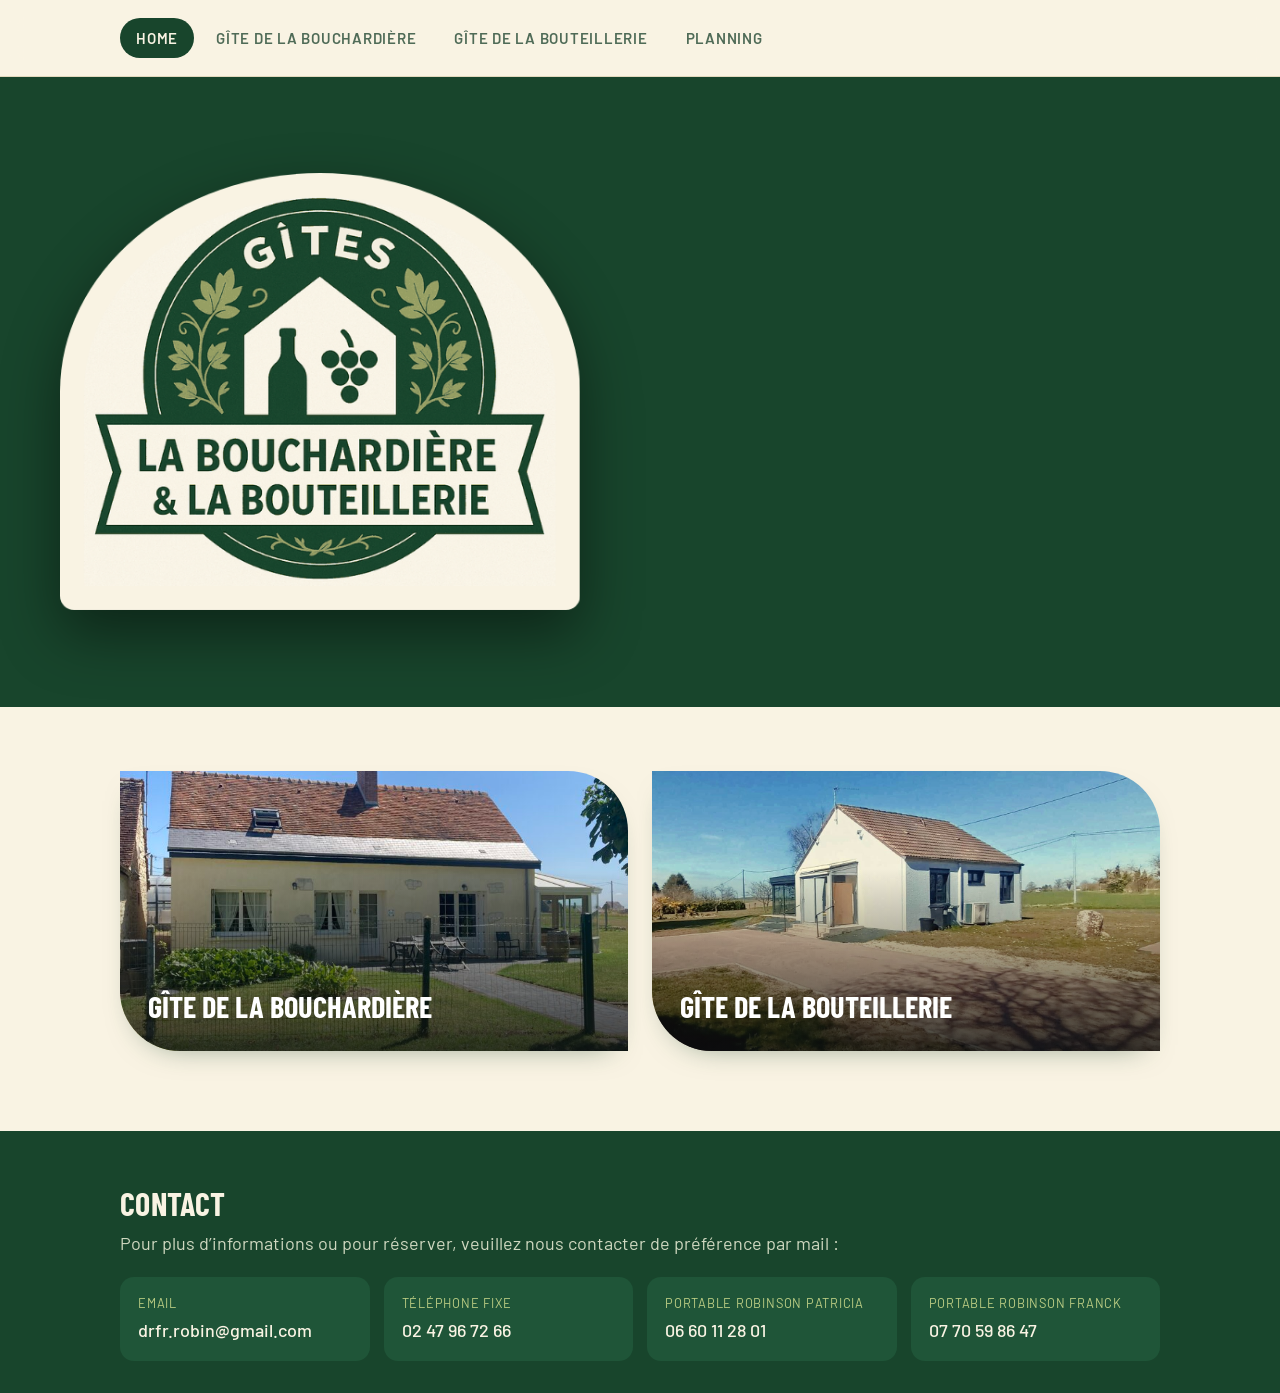
<file: designs/C-split.html>
<!DOCTYPE html>
<html lang="fr"><head><meta charset="utf-8"><meta name="viewport" content="width=device-width,initial-scale=1">
<title>Gîte Robinson – Un gîte pour des vacances</title><meta name="description" content="Gîte Robinson – Un gîte pour des vacances">
<link rel="preconnect" href="https://fonts.googleapis.com"><link rel="preconnect" href="https://fonts.gstatic.com" crossorigin>
<link href="https://fonts.googleapis.com/css2?family=Barlow+Condensed:wght@600;700&family=Barlow:wght@400;500;600&display=swap" rel="stylesheet">
<link rel="stylesheet" href="../assets/style.css"><link rel="stylesheet" href="C-split.css"></head><body>
<nav class="nav" aria-label="Navigation principale"><div class="wrap"><a href="index.html" aria-current="page">Home</a><a href="bouchardiere.html">Gîte de la Bouchardière</a><a href="bouteillerie.html">Gîte de la Bouteillerie</a><a href="planning.html">Planning</a></div></nav>

<header class="home-hero"><img src="../assets/logo.png" alt="Gîtes La Bouchardière &amp; La Bouteillerie"></header>
<main class="wrap"><div class="cards">
<a class="card" href="bouchardiere.html" style="background-image:url(../assets/bouchardiere.jpg)"><span>Gîte de la Bouchardière</span></a>
<a class="card" href="bouteillerie.html" style="background-image:url(../assets/bouteillerie.jpg)"><span>Gîte de la Bouteillerie</span></a>
</div></main><footer><div class="wrap"><h3>Contact</h3>
<p>Pour plus d’informations ou pour réserver, veuillez nous contacter de préférence par mail :</p>
<ul class="contact">
<li><small>Email</small><a href="mailto:drfr.robin@gmail.com">drfr.robin@gmail.com</a></li>
<li><small>Téléphone fixe</small><a href="tel:0247967266">02 47 96 72 66</a></li>
<li><small>Portable Robinson Patricia</small><a href="tel:0660112801">06 60 11 28 01</a></li>
<li><small>Portable Robinson Franck</small><a href="tel:0770598647">07 70 59 86 47</a></li>
</ul></div></footer></body></html>
</file>
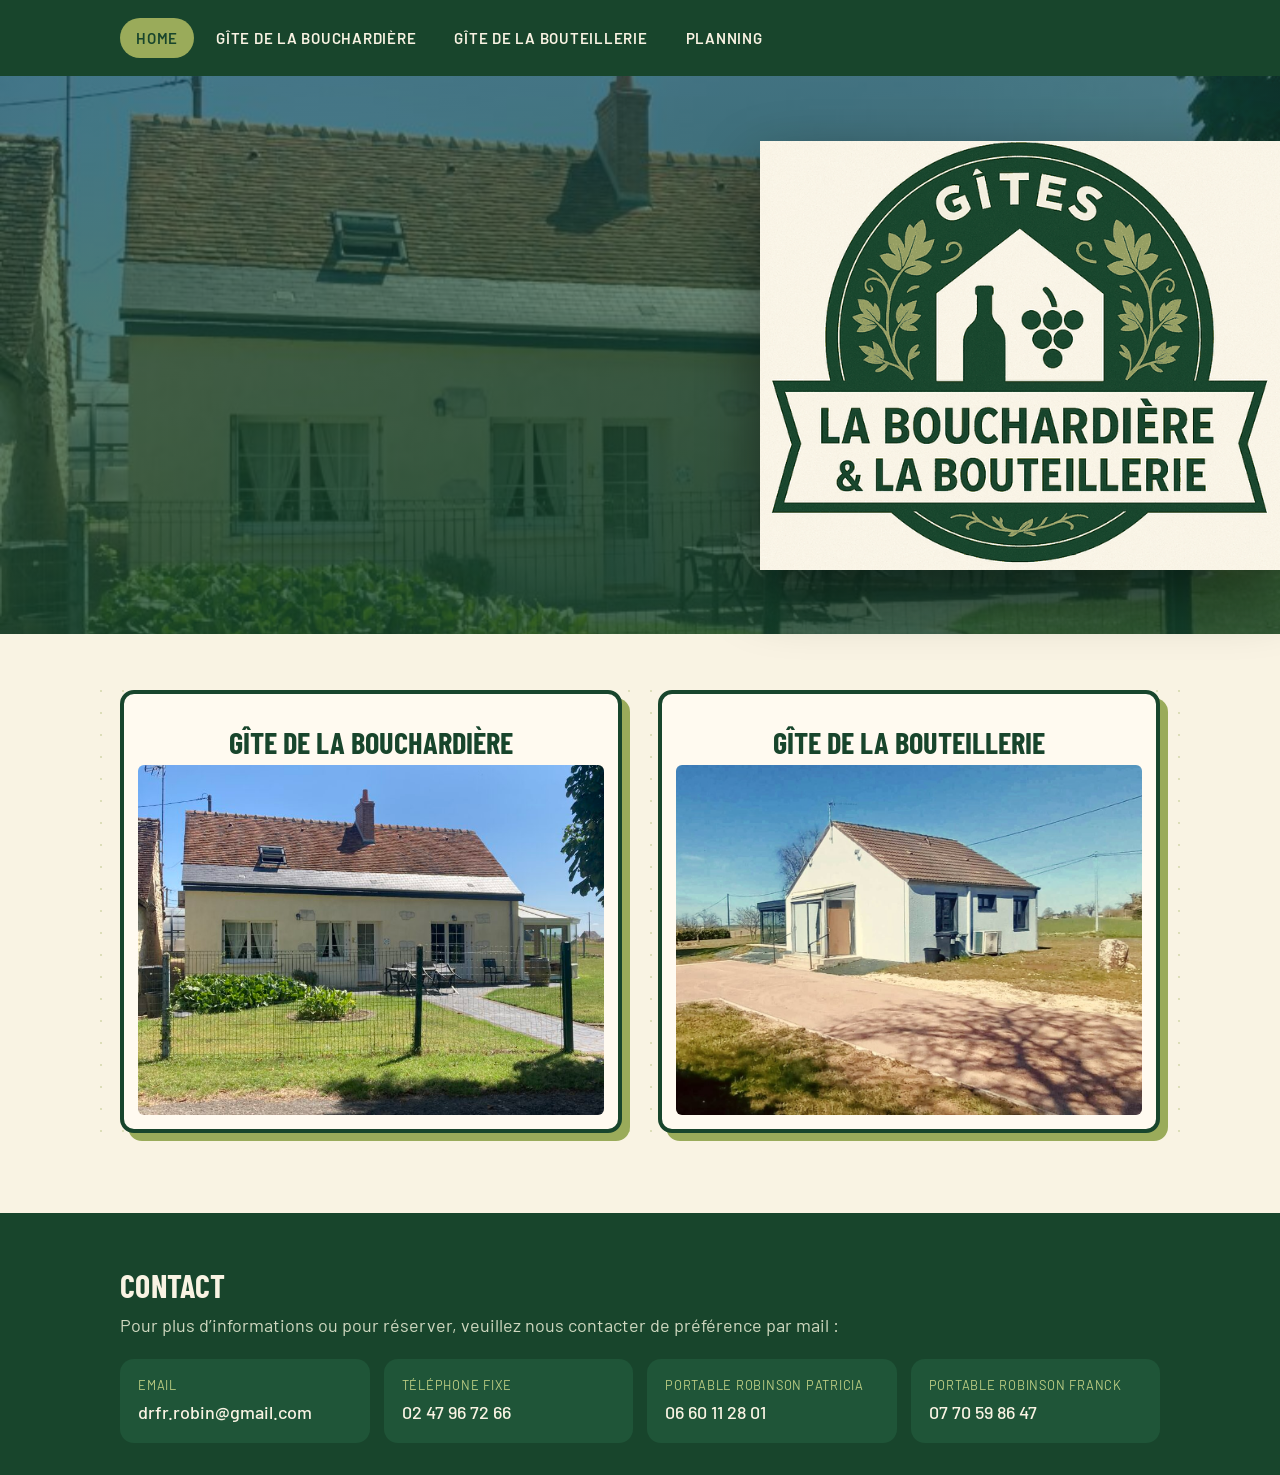
<file: designs/D-etiquette.html>
<!DOCTYPE html>
<html lang="fr"><head><meta charset="utf-8"><meta name="viewport" content="width=device-width,initial-scale=1">
<title>Gîte Robinson – Un gîte pour des vacances</title><meta name="description" content="Gîte Robinson – Un gîte pour des vacances">
<link rel="preconnect" href="https://fonts.googleapis.com"><link rel="preconnect" href="https://fonts.gstatic.com" crossorigin>
<link href="https://fonts.googleapis.com/css2?family=Barlow+Condensed:wght@600;700&family=Barlow:wght@400;500;600&display=swap" rel="stylesheet">
<link rel="stylesheet" href="../assets/style.css"><link rel="stylesheet" href="D-etiquette.css"></head><body>
<nav class="nav" aria-label="Navigation principale"><div class="wrap"><a href="index.html" aria-current="page">Home</a><a href="bouchardiere.html">Gîte de la Bouchardière</a><a href="bouteillerie.html">Gîte de la Bouteillerie</a><a href="planning.html">Planning</a></div></nav>

<header class="home-hero"><img src="../assets/logo.png" alt="Gîtes La Bouchardière &amp; La Bouteillerie"></header>
<main class="wrap"><div class="cards">
<a class="card" href="bouchardiere.html" style="--img:url(../assets/bouchardiere.jpg)"><span>Gîte de la Bouchardière</span></a>
<a class="card" href="bouteillerie.html" style="--img:url(../assets/bouteillerie.jpg)"><span>Gîte de la Bouteillerie</span></a>
</div></main><footer><div class="wrap"><h3>Contact</h3>
<p>Pour plus d’informations ou pour réserver, veuillez nous contacter de préférence par mail :</p>
<ul class="contact">
<li><small>Email</small><a href="mailto:drfr.robin@gmail.com">drfr.robin@gmail.com</a></li>
<li><small>Téléphone fixe</small><a href="tel:0247967266">02 47 96 72 66</a></li>
<li><small>Portable Robinson Patricia</small><a href="tel:0660112801">06 60 11 28 01</a></li>
<li><small>Portable Robinson Franck</small><a href="tel:0770598647">07 70 59 86 47</a></li>
</ul></div></footer></body></html>
</file>
<file: assets/style.css>
:root{--bg:#f9f3e3;--surface:#fffaf0;--ink:#18452c;--muted:#4f6b57;--accent:#18452c;--accent-ink:#f9f3e3;--olive:#9aab5a;--line:#e2d9bd;--radius:14px;--shadow:0 12px 30px -18px rgba(24,69,44,.55)}
*{box-sizing:border-box}
html{scroll-behavior:smooth}
body{margin:0;background:var(--bg);color:var(--ink);font:18px/1.6 'Barlow',system-ui,sans-serif;-webkit-font-smoothing:antialiased}
h1,h2,h3{font-family:'Barlow Condensed','Barlow',sans-serif;font-weight:700;text-transform:uppercase;line-height:1.05;letter-spacing:.01em;margin:0}
a{color:inherit}
.wrap{max-width:1080px;margin:0 auto;padding:0 20px}
/* nav */
.nav{position:sticky;top:0;z-index:10;background:color-mix(in srgb,var(--bg) 82%,transparent);backdrop-filter:blur(14px);border-bottom:1px solid var(--line)}
.nav .wrap{display:flex;gap:6px;align-items:center;justify-content:center;flex-wrap:wrap;padding-top:10px;padding-bottom:10px}
.nav a{text-decoration:none;font-size:15px;font-weight:600;text-transform:uppercase;letter-spacing:.05em;padding:8px 16px;border-radius:999px;color:var(--muted);transition:.2s}
.nav a:hover{color:var(--ink);background:var(--line)}
.nav a[aria-current=page]{background:var(--accent);color:var(--accent-ink)}
/* hero */
.hero{position:relative;min-height:62vh;display:grid;place-items:center;text-align:center;color:#fff;background:#3a4650 center/cover;isolation:isolate}
.hero::before{content:"";position:absolute;inset:0;background:linear-gradient(180deg,rgba(20,26,30,.35),rgba(20,26,30,.65));z-index:-1}
.hero h1{font-size:clamp(2.2rem,6vw,4.2rem);max-width:16ch;margin:0 auto;padding:0 20px;text-wrap:balance}
.hero hr{width:64px;border:0;border-top:2px solid rgba(255,255,255,.7);margin:24px auto 0}
/* page title */
.title{padding:64px 0 8px}
.title h1{font-size:clamp(2.4rem,6vw,4rem)}
.title hr{width:56px;border:0;border-top:4px solid var(--olive);margin:20px 0 0;border-radius:2px}
/* gite card */
.gite{display:grid;grid-template-columns:1fr 1fr;gap:48px;align-items:center;margin:40px 0}
.gite.rev .photo{order:2}
.photo img{width:100%;display:block;border-radius:var(--radius);box-shadow:var(--shadow);aspect-ratio:4/3;object-fit:cover}
.gite.tall .photo img{aspect-ratio:3/4;max-height:620px}
.text p{margin:0 0 14px}
.text p.lead{font-size:1.1rem}
.text p.note{color:var(--muted);font-size:.92rem;margin-top:20px}
.features{list-style:none;padding:0;margin:20px 0}
.features li{padding:11px 0 11px 30px;border-bottom:1px solid var(--line);position:relative}
.features li::before{content:"";position:absolute;left:2px;top:17px;width:14px;height:14px;border-radius:0 80% 0 80%;background:var(--olive)}
.actions{display:flex;flex-wrap:wrap;gap:12px;justify-content:center;margin:12px 0 80px}
.btn{display:inline-block;text-decoration:none;font-weight:700;text-transform:uppercase;letter-spacing:.05em;font-size:16px;padding:13px 26px;border-radius:999px;border:1.5px solid var(--accent);color:var(--accent);transition:.2s}
.btn:hover{transform:translateY(-2px)}
.btn.primary,.btn:hover{background:var(--accent);color:var(--accent-ink)}
/* home cards */
.cards{display:grid;grid-template-columns:repeat(auto-fit,minmax(280px,1fr));gap:24px;margin:56px 0 80px}
.card{position:relative;display:flex;align-items:flex-end;min-height:360px;border-radius:var(--radius);overflow:hidden;text-decoration:none;color:#fff;background:center/cover;box-shadow:var(--shadow);transition:transform .3s}
.card:hover{transform:translateY(-4px)}
.card::before{content:"";position:absolute;inset:0;background:linear-gradient(180deg,transparent 35%,rgba(10,14,16,.8))}
.card span{position:relative;padding:28px;font:700 1.9rem/1.1 'Barlow Condensed',sans-serif;text-transform:uppercase}
/* planning */
.plan{background:var(--surface);border:1px solid var(--line);border-radius:var(--radius);padding:20px;margin:24px 0;box-shadow:var(--shadow);overflow-x:auto}
.plan iframe{display:block;border:0;max-width:100%;margin:0 auto;border-radius:8px;background:#fff}
.plan+.plan{margin-top:-4px}
h2.sec{font-size:2rem;margin:48px 0 8px}
.linkcards{display:grid;grid-template-columns:repeat(auto-fit,minmax(260px,1fr));gap:16px;margin:40px 0 80px}
.linkcards .btn{text-align:center;padding:22px}
/* footer */
footer{background:var(--ink);color:var(--bg);border:0;padding:56px 0 40px}
footer h3{font-size:2rem;margin-bottom:8px}
footer p{color:#cfd8c0;margin:0 0 20px}
.contact{display:grid;grid-template-columns:repeat(auto-fit,minmax(220px,1fr));gap:14px;list-style:none;padding:0;margin:0}
.contact li{background:#1f5538;border:0;border-radius:14px;padding:16px 18px}
.contact small{display:block;color:var(--olive);font-size:.8rem;text-transform:uppercase;letter-spacing:.06em;margin-bottom:2px}
.contact a{text-decoration:none;font-weight:500;word-break:break-word}
.contact a:hover{color:var(--olive);text-decoration:underline}
@media(max-width:780px){.gite{grid-template-columns:1fr;gap:24px}.gite.rev .photo{order:0}.title{padding-top:40px}.hero{min-height:52vh}}
@media(prefers-reduced-motion:reduce){*{transition:none!important}html{scroll-behavior:auto}}

.plan{background:#fff}

/* accueil : photo plein écran + logo contouré */
.home-hero{position:relative;min-height:82vh;display:grid;place-items:center end;padding:110px max(20px,calc((100% - 1040px)/2)) 150px;background:linear-gradient(rgba(24,69,44,.55),rgba(24,69,44,.78)),url(bouchardiere.jpg) center 40%/cover}
.home-hero img{width:min(560px,92%);height:auto;display:block;filter:drop-shadow(0 24px 30px rgba(0,0,0,.45))}
.home .nav{position:absolute;left:0;right:0;background:transparent;border:0;backdrop-filter:none}
.home .nav a{color:#fff}.home .nav a:hover{background:rgba(255,255,255,.18);color:#fff}
.home .nav a[aria-current=page]{background:var(--bg);color:var(--ink)}
.home .cards{margin-top:-110px;position:relative;z-index:2}
@media(max-width:780px){.home-hero{place-items:center;padding-top:130px;min-height:70vh}}

.video{aspect-ratio:16/9;max-width:900px;margin:0 auto 80px;border-radius:var(--radius);overflow:hidden;box-shadow:var(--shadow);background:#000}
.video iframe{width:100%;height:100%;border:0;display:block}

/* ---------- Animations ---------- */
@keyframes rise{from{opacity:0;transform:translateY(24px)}to{opacity:1;transform:none}}
@keyframes pop{from{opacity:0;transform:scale(.88) rotate(-2deg)}to{opacity:1;transform:none}}
@keyframes drift{from{transform:scale(1.08)}to{transform:scale(1)}}
@keyframes bob{0%,100%{transform:translateY(0)}50%{transform:translateY(-6px)}}
.nav{animation:rise .6s both}
.home-hero img{animation:pop .9s cubic-bezier(.2,.8,.2,1) .15s both}
.home-hero{animation:drift 2.4s ease-out both}
.home-hero img{will-change:transform}
.js .rv{opacity:0;transform:translateY(28px);transition:opacity .7s ease,transform .7s cubic-bezier(.2,.8,.2,1)}
.js .rv.in{opacity:1;transform:none}
.js .card.rv{transition:opacity .7s ease,transform .7s cubic-bezier(.2,.8,.2,1),box-shadow .3s}
.js .card.rv.in:hover{transform:translateY(-6px)}
.card{background-size:cover;background-repeat:no-repeat;transition:transform .3s}
.card span{transition:transform .3s}.card:hover span{transform:translateX(6px)}
.photo img{transition:transform .6s}.photo:hover img{transform:scale(1.02)}
.btn{transition:transform .2s,background .2s,color .2s,box-shadow .2s}
.btn:hover{box-shadow:0 10px 20px -10px rgba(24,69,44,.6)}
.btn:active{transform:translateY(0) scale(.98)}
.nav a{position:relative}
.features li{transition:padding-left .25s}.features li:hover{padding-left:36px}
.title hr{transform-origin:left;animation:grow .8s .3s both}
@keyframes grow{from{transform:scaleX(0)}to{transform:none}}
.contact li{transition:transform .25s,background .25s}.contact li:hover{transform:translateY(-3px);background:#2a6444}
@media(prefers-reduced-motion:reduce){*,*::before,*::after{animation:none!important;transition:none!important}.js .rv{opacity:1;transform:none}}

/* ---------- Version ---------- */
.legal{margin-top:36px;padding-top:20px;border-top:1px solid #2a6444;text-align:right;font-size:.9rem;color:#cfd8c0}

/* ---------- Transitions entre les pages ---------- */
@view-transition{navigation:auto}
@keyframes page-out{to{opacity:0;transform:translateX(-40px)}}
@keyframes page-in{from{opacity:0;transform:translateX(40px)}}
::view-transition-old(root){animation:.28s ease-in both page-out}
::view-transition-new(root){animation:.4s ease-out .05s both page-in}
.nav{view-transition-name:nav}
::view-transition-group(nav){animation-duration:.3s}
::view-transition-old(nav),::view-transition-new(nav){animation:none;mix-blend-mode:normal}
@media(prefers-reduced-motion:reduce){::view-transition-group(*),::view-transition-old(*),::view-transition-new(*){animation:none!important}}

/* ---------- Logo en haut à gauche (grand en haut de page, réduit au défilement) ---------- */
.nav .wrap{position:relative;min-height:76px}
.nav .brand{position:absolute;left:20px;top:8px;padding:0!important;background:none!important;line-height:0;z-index:2;transition:transform .3s}
.nav .brand:hover{transform:scale(1.04)}
.nav .brand img{height:150px;width:auto;display:block;filter:drop-shadow(0 4px 10px rgba(0,0,0,.3));transition:height .35s cubic-bezier(.2,.8,.2,1)}
.nav.scrolled .brand img{height:60px}
.title{padding-top:120px}
.home-hero{min-height:62vh;padding:0}
.links{display:contents}
.links a:first-child{margin-left:40px}
.burger{display:none}
html{-webkit-text-size-adjust:100%}
html,body{overflow-x:clip}
a,button{-webkit-tap-highlight-color:transparent}
@media(max-width:1100px){
  /* barre compacte : logo à gauche, bouton menu à droite */
  .nav .wrap{flex-direction:row;justify-content:space-between;align-items:center;min-height:64px;padding:6px 16px;gap:0}
  .nav .brand{position:static;margin:0}
  .nav .brand img{height:52px}
  .nav.scrolled .brand img{height:40px}
  .burger{display:flex;flex-direction:column;justify-content:center;align-items:center;gap:5px;width:48px;height:48px;padding:0;border:0;background:none;cursor:pointer;border-radius:12px}
  .burger span{display:block;width:26px;height:2.5px;background:var(--ink);border-radius:2px;transition:transform .25s,opacity .2s}
  .nav.open .burger span:nth-child(1){transform:translateY(7.5px) rotate(45deg)}
  .nav.open .burger span:nth-child(2){opacity:0}
  .nav.open .burger span:nth-child(3){transform:translateY(-7.5px) rotate(-45deg)}
  .links{display:none;position:absolute;left:0;right:0;top:100%;flex-direction:column;gap:4px;padding:8px 16px 16px;background:var(--bg);border-bottom:1px solid var(--line);box-shadow:0 24px 30px -22px rgba(24,69,44,.6)}
  .nav.open .links{display:flex;animation:rise .25s both}
  .links a,.links a:first-child{display:block;margin-left:0;padding:14px 16px;font-size:17px;border-radius:12px;color:var(--ink)}
  /* accueil : même barre que les autres pages */
  .home .nav{position:sticky;background:color-mix(in srgb,var(--bg) 88%,transparent);backdrop-filter:blur(14px);border-bottom:1px solid var(--line)}
  .home .nav .links a{color:var(--ink)}
  .home .nav .links a:hover{background:var(--line);color:var(--ink)}
  .home .nav .links a[aria-current=page]{background:var(--accent);color:var(--accent-ink)}
  .title{padding-top:40px}
}
@media(max-width:900px){
  .home-hero{min-height:240px}
  .home .cards{margin-top:-40px;gap:18px}
  .title{padding-top:32px}
  .title h1{font-size:2.3rem}
  .card{min-height:260px}
  .gite{margin:24px 0;gap:20px}
  .gite+.gite{margin-top:44px}
  .actions{flex-direction:column;align-items:stretch;gap:10px;margin-bottom:56px}
  .actions .btn{text-align:center;padding:15px 20px}
  .actions.left{margin-bottom:0}
  .features li{padding-top:13px;padding-bottom:13px}
  .features li:hover{padding-left:30px}
  .plan{padding:12px;-webkit-overflow-scrolling:touch}
  .contact li{padding:16px}
  .video{margin-bottom:48px;border-radius:12px}
  footer{padding:40px 0 32px}
  .legal{margin-top:28px}

}
@supports(padding:max(0px)){@media(max-width:1100px){.nav .wrap{padding-left:max(16px,env(safe-area-inset-left));padding-right:max(16px,env(safe-area-inset-right))}}}
@media(prefers-reduced-motion:reduce){.nav .brand img{transition:none}}

/* Bouteillerie : maison / studio */
.text h2.sec{margin:0 0 14px;font-size:2.2rem}
.gite+.gite{margin-top:72px}
.actions.left{justify-content:flex-start;margin:8px 0 0}
h2.sec{scroll-margin-top:110px}

/* ---------- Plannings : photo de rappel ---------- */
.plancards{display:grid;grid-template-columns:repeat(auto-fit,minmax(260px,1fr));gap:24px;margin:40px 0 80px}
.pcard{display:block;text-decoration:none;color:var(--ink);background:var(--surface);border:1px solid var(--line);border-radius:var(--radius);overflow:hidden;box-shadow:var(--shadow);transition:transform .3s,box-shadow .3s}
.pcard:hover{transform:translateY(-4px)}
.pcard img{width:100%;aspect-ratio:16/10;object-fit:cover;display:block}
.pcard span{display:block;padding:16px 18px 18px;font:700 1.25rem/1.15 'Barlow Condensed',sans-serif;text-transform:uppercase;letter-spacing:.02em}
.plan-head{display:flex;align-items:center;gap:16px;margin:40px 0 8px;scroll-margin-top:110px}
.plan-head img{width:104px;height:72px;object-fit:cover;border-radius:12px;box-shadow:var(--shadow);flex:none}
.plan-head h2.sec{margin:0}
@media(max-width:900px){.plancards{margin:28px 0 56px;gap:18px}.plan-head{margin-top:28px;gap:12px}.plan-head img{width:84px;height:58px}}

/* ---------- Correctifs d'interface ---------- */
/* Accueil (ordinateur) : le menu reste accessible au défilement */
@media(min-width:1101px){
  .home .nav{position:fixed;transition:background .3s,border-color .3s}
  .home .nav.scrolled{background:color-mix(in srgb,var(--bg) 88%,transparent);backdrop-filter:blur(14px);border-bottom:1px solid var(--line)}
  .home .nav.scrolled .links a{color:var(--muted)}
  .home .nav.scrolled .links a:hover{background:var(--line);color:var(--ink)}
  .home .nav.scrolled .links a[aria-current=page]{background:var(--accent);color:var(--accent-ink)}
}
/* Repère de focus visible au clavier */
a:focus-visible,button:focus-visible{outline:3px solid var(--olive);outline-offset:3px}
.nav a:focus-visible,.burger:focus-visible{outline-color:var(--accent)}
footer a:focus-visible{outline-color:var(--olive)}
/* Contraste des libellés du pied de page */
.contact small{color:#bccd84}
/* Encoche / barre d'accueil des téléphones */
footer{padding-bottom:max(32px,env(safe-area-inset-bottom))}
@media(max-width:1100px){html.menu-open body::after{content:"";position:fixed;inset:0;z-index:5;background:rgba(24,69,44,.28)}}

/* ---------- Menu fluide (ordinateur) : la police et les boutons grandissent avec la largeur ---------- */
@media(min-width:1101px){
  /* hauteur du bandeau verrouillée : 76 px quelle que soit la taille des boutons */
  .nav .wrap{height:76px;min-height:76px;padding-top:0;padding-bottom:0;flex-wrap:nowrap;justify-content:flex-start;box-sizing:border-box;
    max-width:clamp(1080px,calc(1080px + (100vw - 1280px) * .5),1500px)}
  /* le logo reste aligné sur la colonne de contenu */
  .nav .brand{left:calc((100% - 1080px) / 2 + 20px)}
  .links a{font-size:clamp(15px,calc(15px + (100vw - 1100px) * .0085),22px);line-height:1.2;padding:.62em 1.1em;white-space:nowrap}
  /* place réservée au logo (marge 20 + largeur 178 + respiration 34) */
  .links a:first-child{margin-left:calc((100% - 1080px) / 2 + 232px)}
}
/* Tablette / téléphone : le menu déroulant grandit un peu aussi */
@media(max-width:1100px){.links a,.links a:first-child{font-size:clamp(17px,1.6vw + 7px,22px)}}

/* Calendriers externes réduits à la largeur de l'écran (voir main.js) */
.plan .fit{margin:0 auto;overflow:hidden}
.plan .fit iframe{max-width:none;margin:0;transform-origin:0 0}
@media(max-width:700px){.plan{overflow-x:hidden;padding:8px}}
</file>
<file: assets/noel.css>
/* =====================================================================
   Thème de Noël — d'après la charte graphique « Thème Noël » (C02)
   Actif uniquement quand <html> porte la classe .noel
   Nuit (fonds) · sapin (surfaces) · rouge Noël (actions) · or (détails) · crème (texte)
   ===================================================================== */

/* ---------- Bouton d'activation (à côté du numéro de version) ---------- */
.legal{display:flex;justify-content:flex-end;align-items:center;gap:10px}
.noel-btn{display:inline-flex;align-items:center;justify-content:center;width:30px;height:30px;padding:0;border-radius:50%;
  border:1px solid rgba(249,243,227,.32);background:transparent;color:#cfd8c0;cursor:pointer;transition:color .25s,border-color .25s,box-shadow .25s,background .25s}
.noel-btn svg{width:17px;height:17px;display:block}
.noel-btn:hover{color:#fff;border-color:rgba(249,243,227,.7)}
.noel-btn[aria-pressed=true]{color:#ffd54f;border-color:rgba(255,213,79,.8);background:rgba(255,213,79,.12);box-shadow:0 0 12px rgba(255,213,79,.45)}

/* ---------- Palette ---------- */
html.noel{
  --bg:#0a1b3d;--surface:rgba(20,66,48,.78);--ink:#fff8e1;--muted:rgba(255,248,225,.74);
  --accent:#e53935;--accent-ink:#fff;--line:rgba(255,213,79,.24);--olive:#ffd54f;
  --radius:18px;--shadow:0 8px 16px rgba(0,0,0,.45);
  --or:#ffd54f;--rouge:#e53935;--nuit:#0a1b3d;--sapin:#0b3b2a;
  background:#0a1b3d;color-scheme:dark;
}
html.noel body{background:transparent;color:var(--ink);font-family:'Inter',system-ui,sans-serif;font-size:16.5px;line-height:1.6;padding-top:34px}

/* ---------- Fond du ciel : dégradé nuit → sarcelle → sapin, lueurs, étoiles fixes, lune ---------- */
html.noel body::before{content:"";position:fixed;inset:0;z-index:-1;pointer-events:none;
  background:
   radial-gradient(circle at 86% 21%,#fffbe6 0 13px,rgba(255,251,230,.38) 14px,rgba(255,251,230,.1) 40px,transparent 78px),
   radial-gradient(1.5px 1.5px at 12% 18%,#fff 98%,transparent),radial-gradient(1.2px 1.2px at 27% 9%,#fff 98%,transparent),
   radial-gradient(1.8px 1.8px at 41% 26%,#fff 98%,transparent),radial-gradient(1.3px 1.3px at 58% 12%,#fff 98%,transparent),
   radial-gradient(1.5px 1.5px at 69% 31%,#fff 98%,transparent),radial-gradient(1.2px 1.2px at 7% 39%,#fff 98%,transparent),
   radial-gradient(1.6px 1.6px at 93% 44%,#fff 98%,transparent),radial-gradient(1.3px 1.3px at 49% 47%,#fff 98%,transparent),
   radial-gradient(ellipse 60% 40% at 100% 0,rgba(229,57,53,.38),transparent 70%),
   radial-gradient(ellipse 55% 45% at 0 40%,rgba(255,213,79,.12),transparent 70%),
   linear-gradient(180deg,#0a1b3d 0%,#0b3144 48%,#0b3b2a 100%)}
.noel-snow{position:fixed;inset:0;width:100vw;height:100vh;z-index:-1;pointer-events:none}
.noel-sleigh{position:fixed;left:0;z-index:-1;pointer-events:none;opacity:0;will-change:transform,opacity}

/* ---------- Guirlande (en haut de page) ---------- */
.noel-garland{contain:strict;position:absolute;top:0;left:0;right:0;height:34px;z-index:30;pointer-events:none;overflow:hidden}
.noel-garland svg{position:absolute;inset:0}
.noel-garland .b{position:absolute;width:7px;height:11px;margin-left:-3.5px;border-radius:50% 50% 45% 45%/60% 60% 40% 40%;background:var(--c);
  box-shadow:0 0 5px 2px var(--c);animation:noel-tw 1.9s ease-in-out infinite;will-change:opacity}
.noel-garland .b::before{content:"";position:absolute;left:1.5px;top:-3px;width:4px;height:3.5px;border-radius:1px;background:#2d5a3f}
@keyframes noel-tw{0%,100%{opacity:1}50%{opacity:.5}}
html.noel-still .noel-garland .b{animation:none;opacity:.9}

/* ---------- Typographie : Playfair (titres) + Inter (texte) ---------- */
html.noel h1,html.noel h2,html.noel h3{font-family:'Playfair Display',Georgia,serif;font-weight:600;text-transform:none;letter-spacing:-.5px;line-height:1.15}
html.noel .title h1{color:#e53935;font-size:clamp(2.1rem,5vw,3.3rem)}
html.noel .title hr{border-top-color:#ffd54f;width:64px;border-top-width:2px;opacity:.9}
html.noel h2.sec,html.noel .text h2.sec{font-family:'Inter',sans-serif;font-weight:600;letter-spacing:0;color:#ffd54f;font-size:clamp(1.25rem,2vw,1.55rem)}
html.noel .text p.lead{font-size:1.05rem}
html.noel .text p.note{color:var(--muted)}
html.noel footer h3{font-family:'Inter',sans-serif;font-weight:600;letter-spacing:0;color:#ffd54f;font-size:1.4rem}

/* ---------- Barre de navigation : dégradé sapin, liseré or ---------- */
html.noel .nav,html.noel body.home .nav.scrolled{background:linear-gradient(180deg,rgba(20,66,48,.94),rgba(10,38,28,.96));
  border-bottom:1px solid rgba(255,213,79,.4);backdrop-filter:none}
html.noel .links a{color:var(--muted);font-family:'Inter',sans-serif;font-weight:600;text-transform:none;letter-spacing:.01em}
html.noel .links a:hover{color:#fff;background:rgba(255,248,225,.12)}
html.noel .nav a[aria-current=page],html.noel body.home .nav a[aria-current=page],html.noel body.home .nav.scrolled .links a[aria-current=page]{
  color:#fff;background:linear-gradient(180deg,#ef5350,#b71c1c);box-shadow:inset 0 1px 0 rgba(255,255,255,.45),0 4px 12px rgba(198,40,40,.45)}
html.noel .nav a:focus-visible,html.noel .burger:focus-visible,html.noel a:focus-visible,html.noel button:focus-visible{outline-color:#ffd54f}
html.noel .burger span{background:#fff8e1}
html.noel body.home .nav{background:transparent;border-bottom:0;backdrop-filter:none}
html.noel body.home .links a{color:#fff8e1}
html.noel body.home .nav.scrolled .links a{color:var(--muted)}
/* le menu de l'accueil (fixe sur ordinateur) glisse sous la guirlande, puis remonte */
@media(min-width:1101px){
  html.noel body.home .nav{top:34px}
  html.noel body.home .nav.scrolled{top:0}
}
@media(max-width:1100px){
  html.noel body.home .nav{background:linear-gradient(180deg,rgba(20,66,48,.9),rgba(10,38,28,.92));border-bottom:1px solid rgba(255,213,79,.4)}
  html.noel .links{background:#0a2a22;border-bottom:1px solid rgba(255,213,79,.4);box-shadow:0 24px 30px -22px rgba(0,0,0,.7)}
  html.noel .links a,html.noel body.home .links a{color:#fff8e1}
  html.noel .nav .brand{position:relative;left:0;top:0}
}
/* logo : bonnet de Père Noël, posé sur le haut du badge (centre 49,9 % / 46 %, rayon 33,9 % de la largeur du logo),
   le bord blanc suit la courbe du cercle à environ 38° à droite de la verticale */
html.noel .nav .brand::after{content:"";position:absolute;left:49.8%;top:-20.3%;width:42%;aspect-ratio:1;background:url(noel/hat.svg) center/contain no-repeat;
  transform-origin:48% 71.5%;transform:rotate(34deg);pointer-events:none;filter:drop-shadow(0 2px 3px rgba(0,0,0,.4))}

/* ---------- Accueil ---------- */
html.noel .home-hero{background:linear-gradient(rgba(10,27,61,.5),rgba(11,59,42,.82)),url(bouchardiere.jpg) center 40%/cover}
html.noel .card{box-shadow:inset 0 0 0 1.5px rgba(255,213,79,.55),0 8px 16px rgba(0,0,0,.45)}
html.noel .card::before{background:linear-gradient(180deg,transparent 35%,rgba(10,27,61,.88))}
html.noel .card span{font:600 clamp(1.4rem,2.2vw,1.8rem)/1.15 'Playfair Display',Georgia,serif;text-transform:none;letter-spacing:-.4px;color:#fff8e1}

/* ---------- Pages gîtes ---------- */
html.noel .photo img{box-shadow:inset 0 0 0 1.5px rgba(255,213,79,.55),0 8px 16px rgba(0,0,0,.45);outline:1.5px solid rgba(255,213,79,.55);outline-offset:-1.5px}
html.noel .features li{border-bottom-color:rgba(255,213,79,.22)}
html.noel .features li::before{background:#ffd54f;border-radius:50%;width:8px;height:8px;top:20px;left:5px;box-shadow:0 0 8px rgba(255,213,79,.6)}
html.noel .video{box-shadow:0 0 0 1.5px rgba(255,213,79,.55),0 8px 16px rgba(0,0,0,.45)}

/* ---------- Boutons : rouge Noël = actions ---------- */
html.noel .btn{font-family:'Inter',sans-serif;font-weight:600;text-transform:none;letter-spacing:.01em;color:#fff;border:1.5px solid rgba(255,213,79,.55);background:transparent}
html.noel .btn.primary,html.noel .btn:hover,html.noel .pcard:hover{color:#fff}
html.noel .btn.primary,html.noel .btn:hover{background:linear-gradient(180deg,#ef5350,#c62828);border-color:transparent;
  box-shadow:inset 0 1px 0 rgba(255,255,255,.4),0 8px 18px rgba(198,40,40,.5)}
html.noel .btn:hover{transform:translateY(-2px)}

/* ---------- Plannings ---------- */
html.noel .plan{background:#fff8e1;border-color:rgba(255,213,79,.5);box-shadow:0 8px 16px rgba(0,0,0,.45)}
html.noel .pcard{color:#fff8e1;background:linear-gradient(180deg,rgba(30,92,64,.55),rgba(12,44,32,.55));border:1px solid rgba(255,213,79,.4);box-shadow:0 8px 16px rgba(0,0,0,.45)}
html.noel .pcard span{font:600 1.25rem/1.25 'Playfair Display',Georgia,serif;text-transform:none;letter-spacing:-.2px}
html.noel .plan-head img{box-shadow:0 0 0 1.5px rgba(255,213,79,.55),0 6px 12px rgba(0,0,0,.4)}

/* ---------- Pied de page = « barre » sapin, avec neige épaisse et confiserie ---------- */
html.noel footer{position:relative;z-index:1;margin-top:0;color:#fff8e1;border:0;border-top:1px solid rgba(255,213,79,.4);
  background:linear-gradient(180deg,#14422f,#0a261c);padding-bottom:max(32px,env(safe-area-inset-bottom))}
html.noel footer p{color:var(--muted)}
html.noel .contact li{background:rgba(255,248,225,.08);border:1px solid rgba(255,213,79,.3);box-shadow:none}
html.noel .contact small{color:#ffd54f;font-size:.72rem;letter-spacing:.03em}
html.noel .contact a:hover{color:#ffd54f}
html.noel .contact a{color:#fff8e1}
html.noel .legal{border-top-color:rgba(255,213,79,.28);color:var(--muted)}
html.noel footer::before{content:"";position:absolute;left:0;right:0;bottom:calc(100% - 3px);height:46px;z-index:3;pointer-events:none;
  background:url(noel/hills-front.svg) center bottom/100% 100% no-repeat,url(noel/hills-back.svg) center bottom/100% 100% no-repeat}
.noel-decor{position:absolute;left:0;right:0;top:0;height:0;z-index:2;pointer-events:none}
.noel-decor img{position:absolute;display:block;height:auto}
.noel-decor .flip{transform:scaleX(-1)}

/* place réservée au décor de confiserie au-dessus du pied de page */
html.noel main.wrap{padding-bottom:124px}
html.noel .actions,html.noel .video{margin-bottom:0}
html.noel body.home main.wrap{padding-bottom:32px}
@media(max-width:700px){html.noel main.wrap{padding-bottom:92px}html.noel body.home main.wrap{padding-bottom:28px}}
</file>
<file: designs/B-photo-plein.css>
.home-hero{position:relative;min-height:78vh;display:grid;place-items:center;padding:60px 20px;background:linear-gradient(rgba(24,69,44,.55),rgba(24,69,44,.75)),url(../assets/bouchardiere.jpg) center 40%/cover}
.home-hero img{width:min(480px,90%);background:var(--bg);border-radius:50%;padding:18px;mix-blend-mode:normal;box-shadow:0 30px 60px -20px rgba(0,0,0,.6)}
.nav{position:absolute;left:0;right:0;background:transparent;border:0}.nav a{color:#fff}.nav a:hover{background:rgba(255,255,255,.18);color:#fff}.nav a[aria-current=page]{background:var(--bg);color:var(--ink)}
.cards{margin-top:-90px;position:relative;z-index:2}
</file>
<file: designs/C-split.css>
body{overflow-x:hidden}
.home-hero{display:grid;grid-template-columns:1fr 1fr;align-items:center;text-align:left;background:var(--ink);padding:0;min-height:70vh}
.home-hero img{mix-blend-mode:normal;background:var(--bg);margin:0;width:min(520px,86%);justify-self:center;border-radius:50% 50% 14px 14px;padding:24px}
.home-hero::after{content:"";grid-column:2;grid-row:1;align-self:stretch;background:url(../assets/bouchardiere.jpg) center/cover}
.cards{grid-template-columns:1fr 1fr;margin-top:64px}
.card{min-height:280px;border-radius:0 60px 0 60px}
@media(max-width:780px){.home-hero{grid-template-columns:1fr;padding:32px 0 0}.home-hero::after{grid-column:1;grid-row:2;min-height:260px}}
</file>
<file: designs/D-etiquette.css>
main{background:radial-gradient(circle at 1px 1px,rgba(154,171,90,.3) 1px,transparent 0)0 0/22px 22px;max-width:none;padding:0 max(20px,calc((100% - 1040px)/2))}
.nav{background:var(--ink);border:0}.nav a{color:var(--bg)}.nav a:hover{background:#1f5538;color:#fff}.nav a[aria-current=page]{background:var(--olive);color:var(--ink)}
.home-hero img{width:min(520px,100%)}
.cards{gap:36px}
.card{display:block;min-height:0;background:var(--surface)!important;border:4px solid var(--ink);border-radius:14px;color:var(--ink);box-shadow:8px 8px 0 var(--olive);padding:14px}
.card::before{display:none}
.card::after{content:"";display:block;aspect-ratio:4/3;border-radius:6px;background:var(--img) center/cover}
.card span{display:block;padding:18px 6px 6px;text-align:center}
.card:hover{transform:translate(-3px,-3px);box-shadow:12px 12px 0 var(--olive)}
</file>
